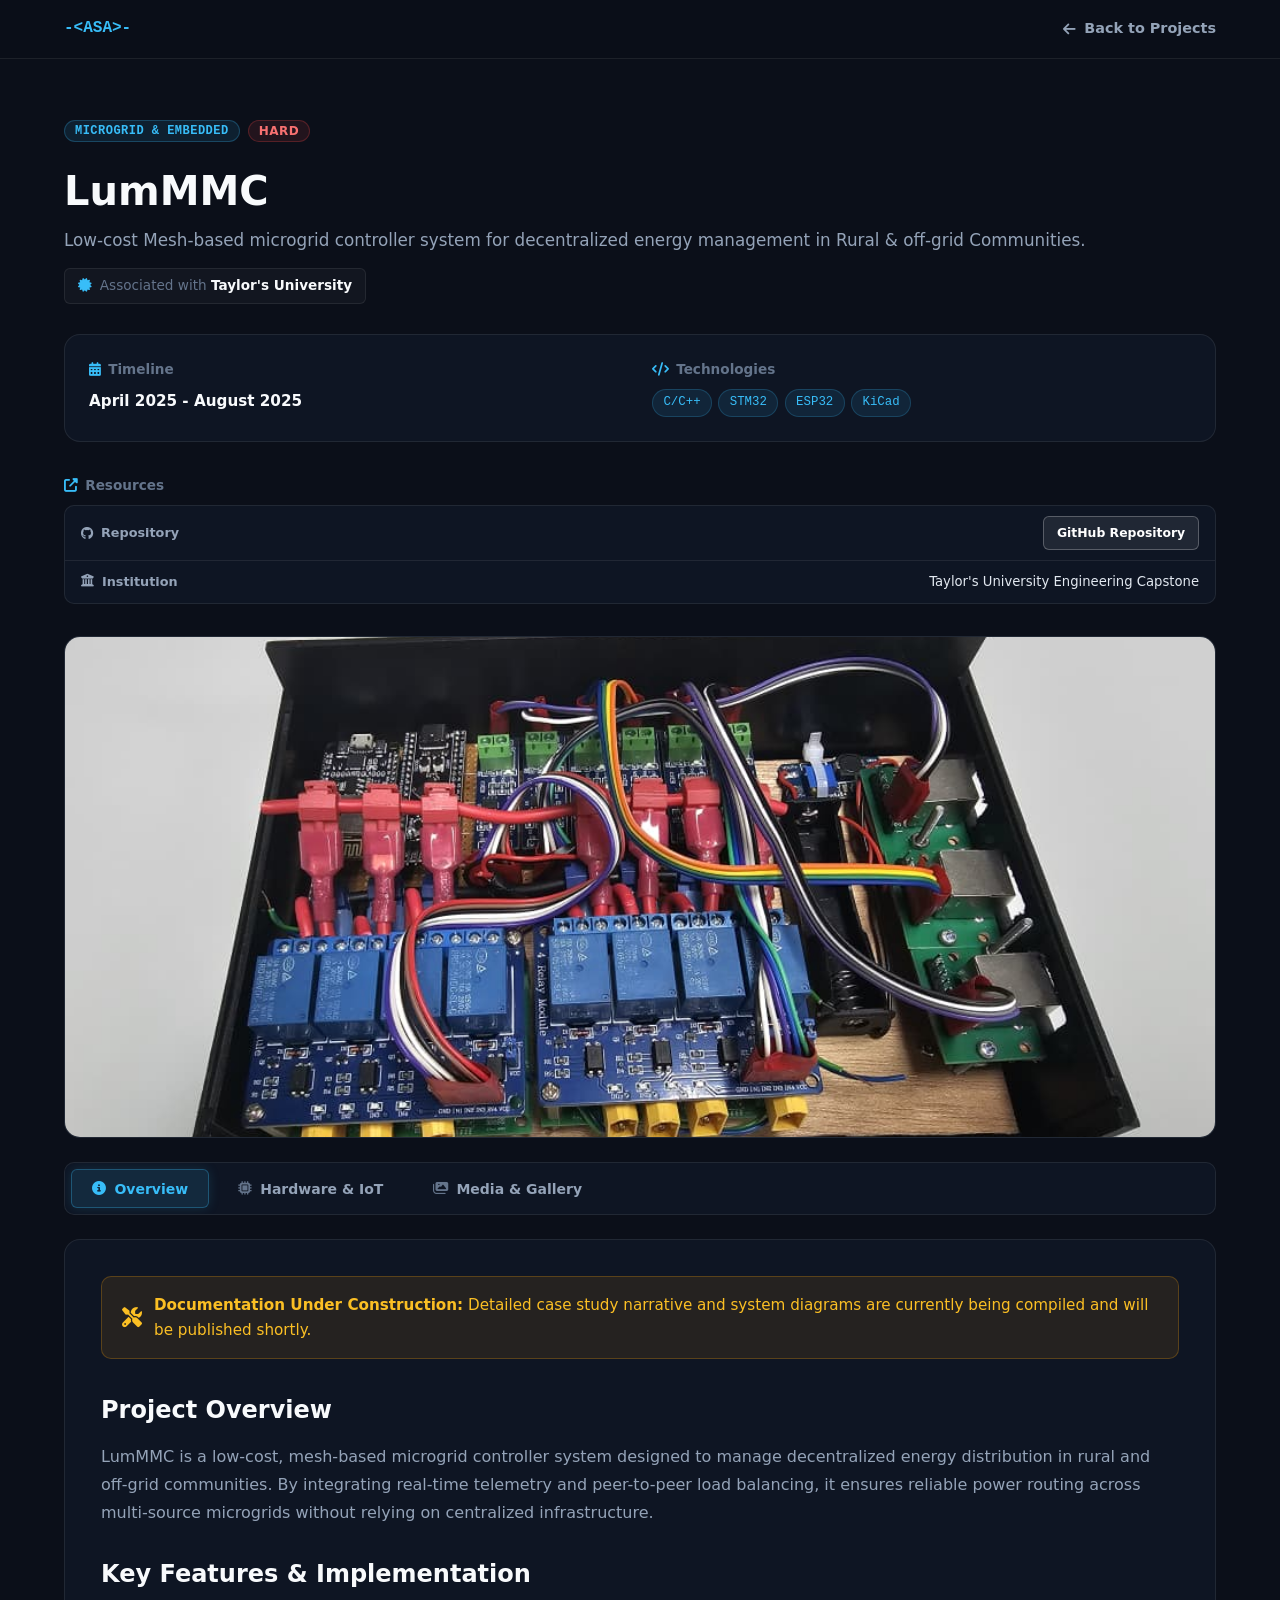
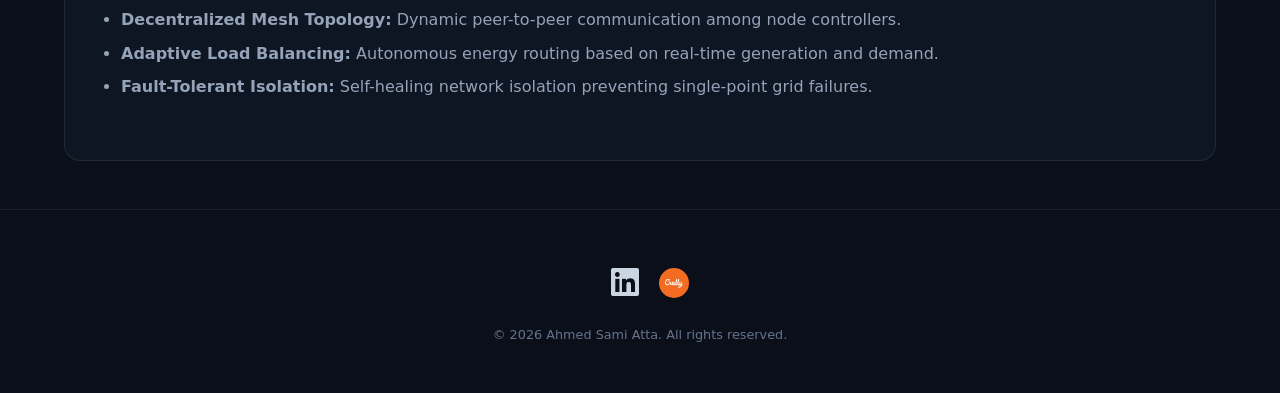
<file: projects/lummmc.html>
<!DOCTYPE html>
<html lang="en">
<head>
    <meta charset="UTF-8">
    <meta name="viewport" content="width=device-width, initial-scale=1.0">
    <title>LumMMC | Ahmed Sami Atta</title>
    <!-- Relative path back to main style.css -->
    <link rel="stylesheet" href="../style.css">
    <!-- Font Awesome Icons -->
    <link rel="stylesheet" href="https://cdnjs.cloudflare.com/ajax/libs/font-awesome/6.4.0/css/all.min.css">
    <!-- Favicon -->
    <link rel="icon" type="image/png" href="../images/favicon.png">
</head>
<body class="project-page-body">

    <!-- Header Navigation -->
    <header class="header">
        <div class="container nav-container">
            <a href="#home" class="brand-logo">
                <span class="logo-code">-&lt;ASA&gt;-</span>
            </a>
            <a href="../index.html#projects" class="back-link">
                <i class="fas fa-arrow-left"></i> Back to Projects
            </a>
        </div>
    </header>

    <!-- Main Project Content -->
    <main class="project-detail-section section">
        <div class="container">
            
            <!-- Project Header Block -->
            <div class="project-header-block">
                <div class="project-badge-wrapper">
                    <span class="project-category-badge">Microgrid & Embedded</span>
                    <span class="project-difficulty-badge hard">Hard</span>
                </div>
                <h1 class="project-detail-title">LumMMC</h1>
                <p class="project-detail-subtitle">
                    Low-cost Mesh-based microgrid controller system for decentralized energy management in Rural & off-grid Communities.
                </p>

                <!-- Association Badge -->
                <div class="project-association">
                    <i class="fas fa-certificate cert-icon"></i>
                    <span class="association-text">Associated with <strong>Taylor's University</strong></span>
                </div>

                <!-- Meta Details Strip -->
                <div class="project-meta-grid">
                    <div class="meta-item">
                        <span class="meta-label"><i class="fas fa-calendar-alt"></i> Timeline</span>
                        <span class="meta-value">April 2025 - August 2025</span>
                    </div>
                    <div class="meta-item">
                        <span class="meta-label"><i class="fas fa-code"></i> Technologies</span>
                        <div class="project-tags">
                            <span>C/C++</span>
                            <span>STM32</span>
                            <span>ESP32</span>
                            <span>KiCad</span>
                        </div>
                    </div>
                </div>

                <!-- Standalone Resources Block -->
                <div class="project-resources-block">
                    <span class="meta-label"><i class="fas fa-external-link-alt"></i> Resources</span>
                    <div class="resources-standalone-table">
                        <div class="resource-row">
                            <span class="resource-type"><i class="fab fa-github"></i> Repository</span>
                            <a href="https://github.com/YOUR_USERNAME/YOUR_REPO" target="_blank" rel="noopener noreferrer" class="meta-github-btn">
                                GitHub Repository
                            </a>
                        </div>
                        <div class="resource-row">
                            <span class="resource-type"><i class="fas fa-university"></i> Institution</span>
                            <span class="resource-desc">Taylor's University Engineering Capstone</span>
                        </div>
                    </div>
                </div>
            </div>

            <!-- Hero Banner Image -->
            <div class="project-banner-wrapper">
                <img src="../images/lummmc.jpeg" alt="LumMMC Banner Image">
            </div>

            <!-- Tab Navigation Bar -->
            <div class="project-tabs-container">
                <div class="project-tabs-nav">
                    <button type="button" class="tab-btn active" data-tab="tab-overview">
                        <i class="fas fa-info-circle"></i> Overview
                    </button>
                    <button type="button" class="tab-btn" data-tab="tab-hardware">
                        <i class="fas fa-microchip"></i> Hardware & IoT
                    </button>
                    <button type="button" class="tab-btn" data-tab="tab-media">
                        <i class="fas fa-images"></i> Media & Gallery
                    </button>
                </div>
            </div>

            <!-- Deep Dive Content Grid -->
            <div class="project-content-grid">
                
                <!-- Main Body Column -->
                <div class="project-main-text">
                    
                    <!-- Under Construction Banner -->
                    <div style="background: rgba(245, 158, 11, 0.1); border: 1px solid rgba(245, 158, 11, 0.25); color: #fbbf24; padding: 1rem 1.25rem; border-radius: 10px; margin-bottom: 2rem; display: flex; align-items: center; gap: 0.75rem; font-size: 0.95rem;">
                        <i class="fas fa-tools" style="font-size: 1.25rem;"></i>
                        <span><strong>Documentation Under Construction:</strong> Detailed case study narrative and system diagrams are currently being compiled and will be published shortly.</span>
                    </div>

                    <!-- TAB 1: OVERVIEW -->
                    <div id="tab-overview" class="tab-pane active">
                        <h2>Project Overview</h2>
                        <p>LumMMC is a low-cost, mesh-based microgrid controller system designed to manage decentralized energy distribution in rural and off-grid communities. By integrating real-time telemetry and peer-to-peer load balancing, it ensures reliable power routing across multi-source microgrids without relying on centralized infrastructure.</p>
                        
                        <h2>Key Features & Implementation</h2>
                        <ul>
                            <li><strong>Decentralized Mesh Topology:</strong> Dynamic peer-to-peer communication among node controllers.</li>
                            <li><strong>Adaptive Load Balancing:</strong> Autonomous energy routing based on real-time generation and demand.</li>
                            <li><strong>Fault-Tolerant Isolation:</strong> Self-healing network isolation preventing single-point grid failures.</li>
                        </ul>
                    </div>

                    <!-- TAB 2: HARDWARE & IOT -->
                    <div id="tab-hardware" class="tab-pane">
                        <h2>NexusGrid IoT Interface</h2>
                        <p>Real-time telemetry and system health diagnostics are transmitted via an integrated IoT framework, allowing monitoring of battery state-of-charge, power transfer rates, and fault detection across nodes.</p>
                    </div>

                    <!-- TAB 3: MEDIA GALLERY -->
                    <div id="tab-media" class="tab-pane">
                        <h2>Hardware & Media Gallery</h2>
                        <div class="project-gallery-grid">
                            <div class="gallery-item">
                                <a href="../images/lummmc1.jpeg" target="_blank" class="gallery-img-wrapper">
                                    <img src="../images/lummmc1.jpeg" alt="Hardware Setup 1">
                                </a>
                                <p class="gallery-caption">Figure 1. LumMMC Complete System Unexposed</p>
                            </div>

                            <div class="gallery-item">
                                <a href="../images/lummmc2.jpeg" target="_blank" class="gallery-img-wrapper">
                                    <img src="../images/lummmc2.jpeg" alt="Hardware Setup 2">
                                </a>
                                <p class="gallery-caption">Figure 2. Personal picture with the whole system and poster</p>
                            </div>
                        </div>
                    </div>

                </div>

            </div>
        </div>
    </main>

    <!-- Footer -->
    <footer class="site-footer">
        <div class="container">
            <div class="footer-flex">
                <div class="footer-contacts">
                </div>
                <div class="footer-socials">
                    <a href="https://www.linkedin.com/in/ahmed-sami-atta/" target="_blank" aria-label="LinkedIn"><i class="fab fa-linkedin"></i></a>
                    <a href="https://www.credly.com/users/ahmed_sami_atta/badges/credly" target="_blank" rel="noopener noreferrer" class="social-icon-link" aria-label="Credly">
                        <img src="../images/credly.svg" alt="Credly" class="icon-img-footer" />
                    </a>
                </div>
            </div>
            <p class="copyright">&copy; 2026 Ahmed Sami Atta. All rights reserved.</p>
        </div>
    </footer>

</body>
</html>
</file>
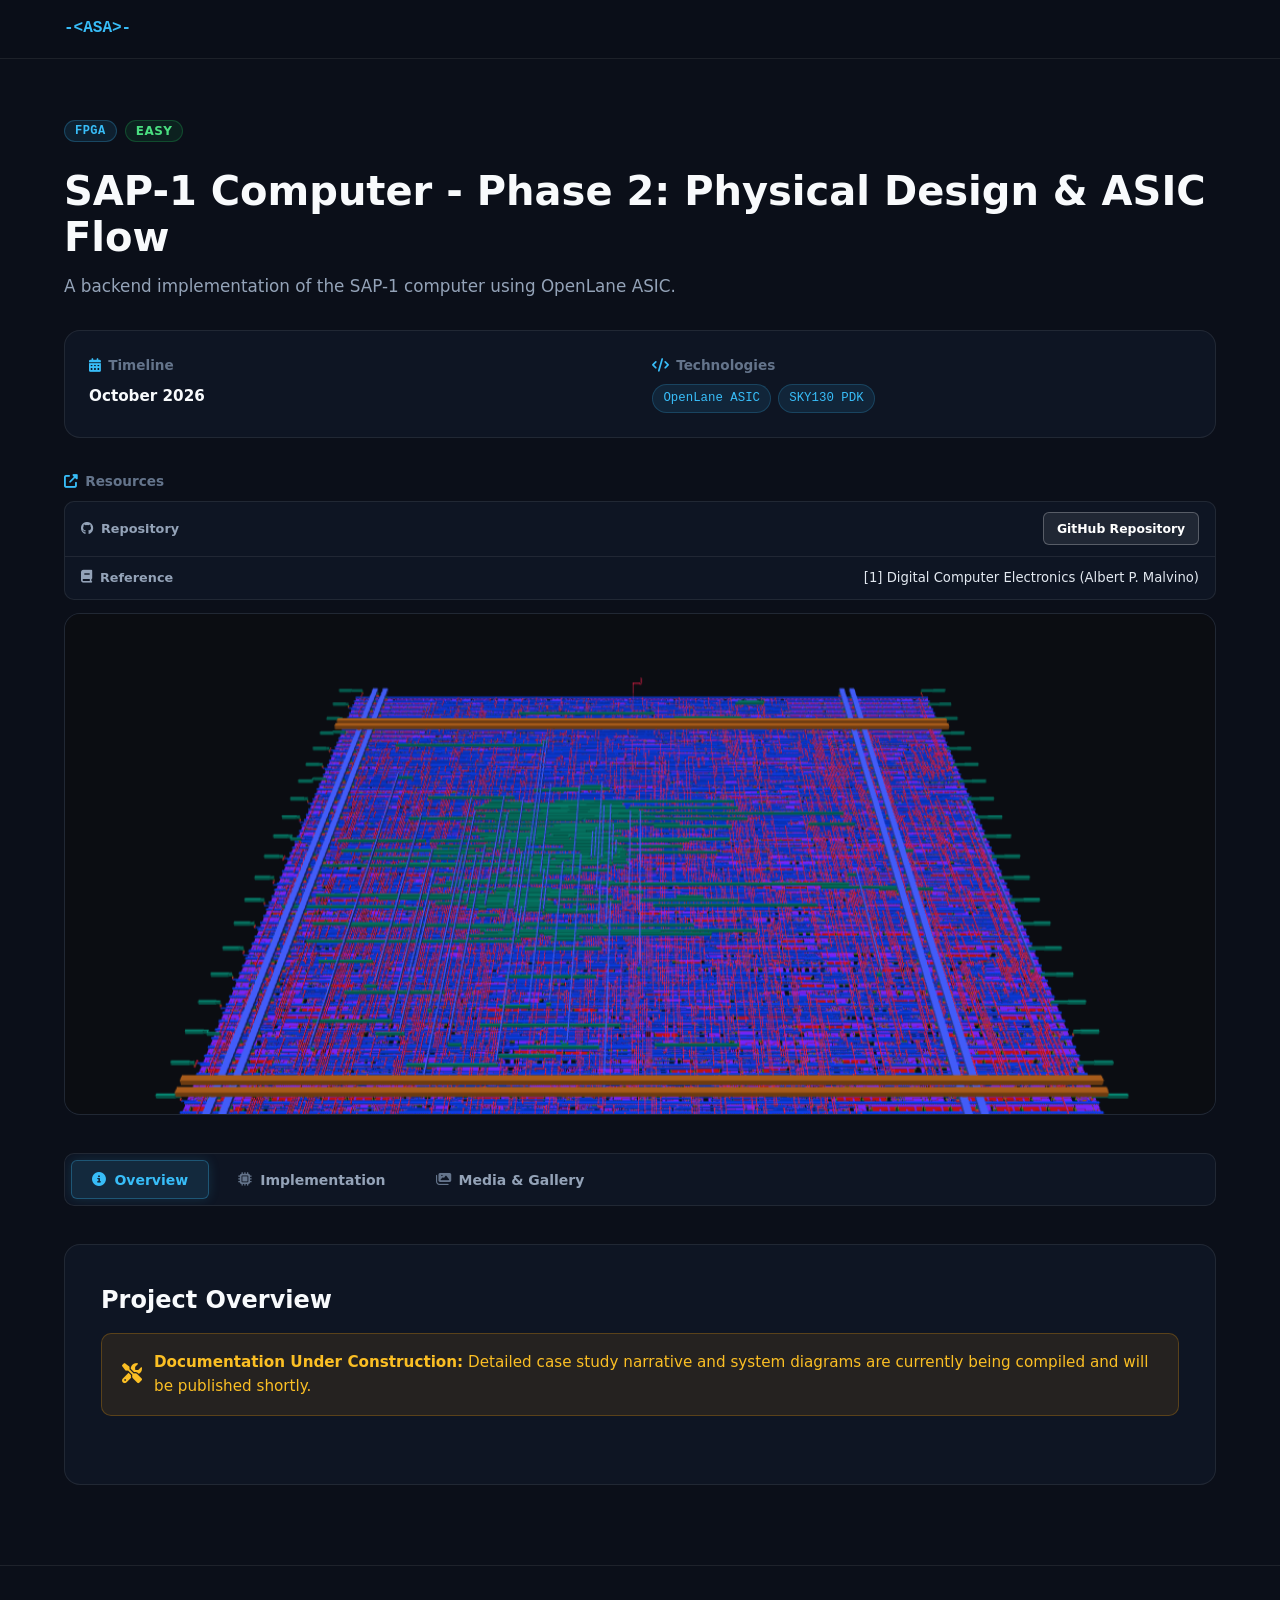
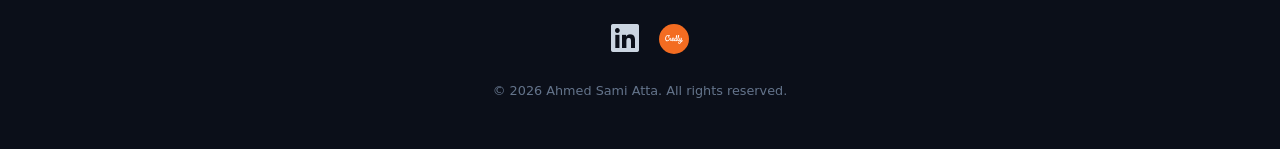
<file: projects/sap-1-asic.html>
<!DOCTYPE html>
<html lang="en">
<head>
    <meta charset="UTF-8">
    <meta name="viewport" content="width=device-width, initial-scale=1.0">
    <title>SAP-1 Computer | Ahmed Sami Atta</title>
    <!-- Relative path back to main style.css -->
    <link rel="stylesheet" href="../style.css">
    <!-- Font Awesome Icons -->
    <link rel="stylesheet" href="https://cdnjs.cloudflare.com/ajax/libs/font-awesome/6.4.0/css/all.min.css">
    <!-- Favicon -->
    <link rel="icon" type="image/png" href="../images/favicon.png">
</head>
<body class="project-page-body">

    <!-- Header Navigation -->
    <header class="header">
        <div class="nav-container">
            <a href="#home" class="brand-logo">
                <span class="logo-code">-&lt;ASA&gt;-</span>
            </a>
        </div>
    </header>

    <!-- Main Project Content -->
    <main class="project-detail-section section">
        <div class="container">
            
            <!-- Project Header Block -->
            <div class="project-header-block">
                <div class="project-badge-wrapper">
                    <span class="project-category-badge">FPGA</span>
                    <span class="project-difficulty-badge easy">Easy</span>
                </div>
                <h1 class="project-detail-title">SAP-1 Computer - Phase 2: Physical Design & ASIC Flow</h1>
                <p class="project-detail-subtitle">
                    A backend implementation of the SAP-1 computer using OpenLane ASIC.
                </p>

                <!-- Meta Details Strip -->
                <div class="project-meta-grid">
                    <div class="meta-item">
                        <span class="meta-label"><i class="fas fa-calendar-alt"></i> Timeline</span>
                        <span class="meta-value">October 2026</span>
                    </div>
                    <div class="meta-item">
                        <span class="meta-label"><i class="fas fa-code"></i> Technologies</span>
                        <div class="project-tags">
                            <span class="tech-tag">OpenLane ASIC</span>
                            <span class="tech-tag">SKY130 PDK</span> 
                        </div>
                    </div>
                </div>

                <!-- Standalone Resources Block -->
                <div class="project-resources-block">
                    <span class="meta-label"><i class="fas fa-external-link-alt"></i> Resources</span>
                    <div class="resources-standalone-table">
                        <div class="resource-row">
                            <span class="resource-type"><i class="fab fa-github"></i> Repository</span>
                            <a href="https://github.com/AhmedSamiAtta/my_sap1_core" target="_blank" rel="noopener noreferrer" class="meta-github-btn">
                                GitHub Repository
                            </a>
                        </div>
                        <div class="resource-row">
                            <span class="resource-type"><i class="fas fa-book"></i> Reference</span>
                            <span class="resource-desc">[1] Digital Computer Electronics (Albert P. Malvino)</span>
                        </div>
                    </div>
                </div>

            <!-- Hero Banner Image -->
            <div class="project-banner-wrapper">
                <img src="../images/sap-1-asic-3d.png" alt="SAP-1 Banner Image">
            </div>

            <!-- Tab Navigation Bar -->
            <div class="project-tabs-container">
                <div class="project-tabs-nav">
                    <button type="button" class="tab-btn active" data-tab="tab-overview">
                        <i class="fas fa-info-circle"></i> Overview
                    </button>
                    <button type="button" class="tab-btn" data-tab="tab-architecture">
                        <i class="fas fa-microchip"></i> Implementation
                    </button>
                    <button type="button" class="tab-btn" data-tab="tab-media">
                        <i class="fas fa-images"></i> Media & Gallery
                    </button>
                </div>
            </div>

            <!-- Deep Dive Content Grid -->
            <div class="project-content-grid">
                
                <!-- Main Body Column -->
                <div class="project-main-text">

                    <!-- TAB 1: OVERVIEW -->
                    <div id="tab-overview" class="tab-pane active">
                        <h2>Project Overview</h2>
                        <!-- Under Construction Banner -->
                        <div style="background: rgba(245, 158, 11, 0.1); border: 1px solid rgba(245, 158, 11, 0.25); color: #fbbf24; padding: 1rem 1.25rem; border-radius: 10px; margin-bottom: 2rem; display: flex; align-items: center; gap: 0.75rem; font-size: 0.95rem;">
                            <i class="fas fa-tools" style="font-size: 1.25rem;"></i>
                            <span><strong>Documentation Under Construction:</strong> Detailed case study narrative and system diagrams are currently being compiled and will be published shortly.</span>
                        </div>
                    </div>

                    <!-- TAB 2: ARCHITECTURE & INSTRUCTIONS -->
                    <div id="tab-architecture" class="tab-pane">
                        <!-- Under Construction Banner -->
                        <div style="background: rgba(245, 158, 11, 0.1); border: 1px solid rgba(245, 158, 11, 0.25); color: #fbbf24; padding: 1rem 1.25rem; border-radius: 10px; margin-bottom: 2rem; display: flex; align-items: center; gap: 0.75rem; font-size: 0.95rem;">
                            <i class="fas fa-tools" style="font-size: 1.25rem;"></i>
                            <span><strong>Documentation Under Construction:</strong> Detailed case study narrative and system diagrams are currently being compiled and will be published shortly.</span>
                        </div>
                    </div>

                    <!-- TAB 4: MEDIA GALLERY -->
                    <div id="tab-media" class="tab-pane">
                        <h2>Hardware & Media Gallery</h2>
                        
                        <div class="project-gallery-grid">
                            <div class="gallery-item">
                                <a href="../images/sap-1-asic-3d.png" target="_blank" class="gallery-img-wrapper">
                                    <img src="../images/sap-1-asic-3d.png" alt="SAP 1 Architecture Overview">
                                </a>
                                <p class="gallery-caption">Figure 1. 3D overview of the SAP-1 ASIC</p>
                            </div>

                            <div class="gallery-item">
                                <a href="../images/sap-1-asic-2d.png" target="_blank" class="gallery-img-wrapper">
                                    <img src="../images/sap-1-asic-2d.png" alt="Deployment on DE10-Standard Board">
                                </a>
                                <p class="gallery-caption">Figure 2. 2D overview of the SAP-1 ASIC</p>
                            </div>
                        </div>

                        </div>
                    </div>

                </div>

            </div>

        </div>
    </main>

    <!-- Footer -->
    <footer class="site-footer">
        <div class="container">
            <div class="footer-flex">
                <div class="footer-contacts">
                </div>
                <div class="footer-socials">
                    <a href="https://www.linkedin.com/in/ahmed-sami-atta/" target="_blank" aria-label="LinkedIn"><i class="fab fa-linkedin"></i></a>
                    <a href="https://www.credly.com/users/ahmed_sami_atta/badges/credly" target="_blank" rel="noopener noreferrer" class="social-icon-link" aria-label="Credly">
                        <img src="../images/credly.svg" alt="Credly" class="icon-img-footer" />
                    </a>
                </div>
            </div>
            <p class="copyright">&copy; 2026 Ahmed Sami Atta. All rights reserved.</p>
        </div>
    </footer>

</body>
</html>
</file>
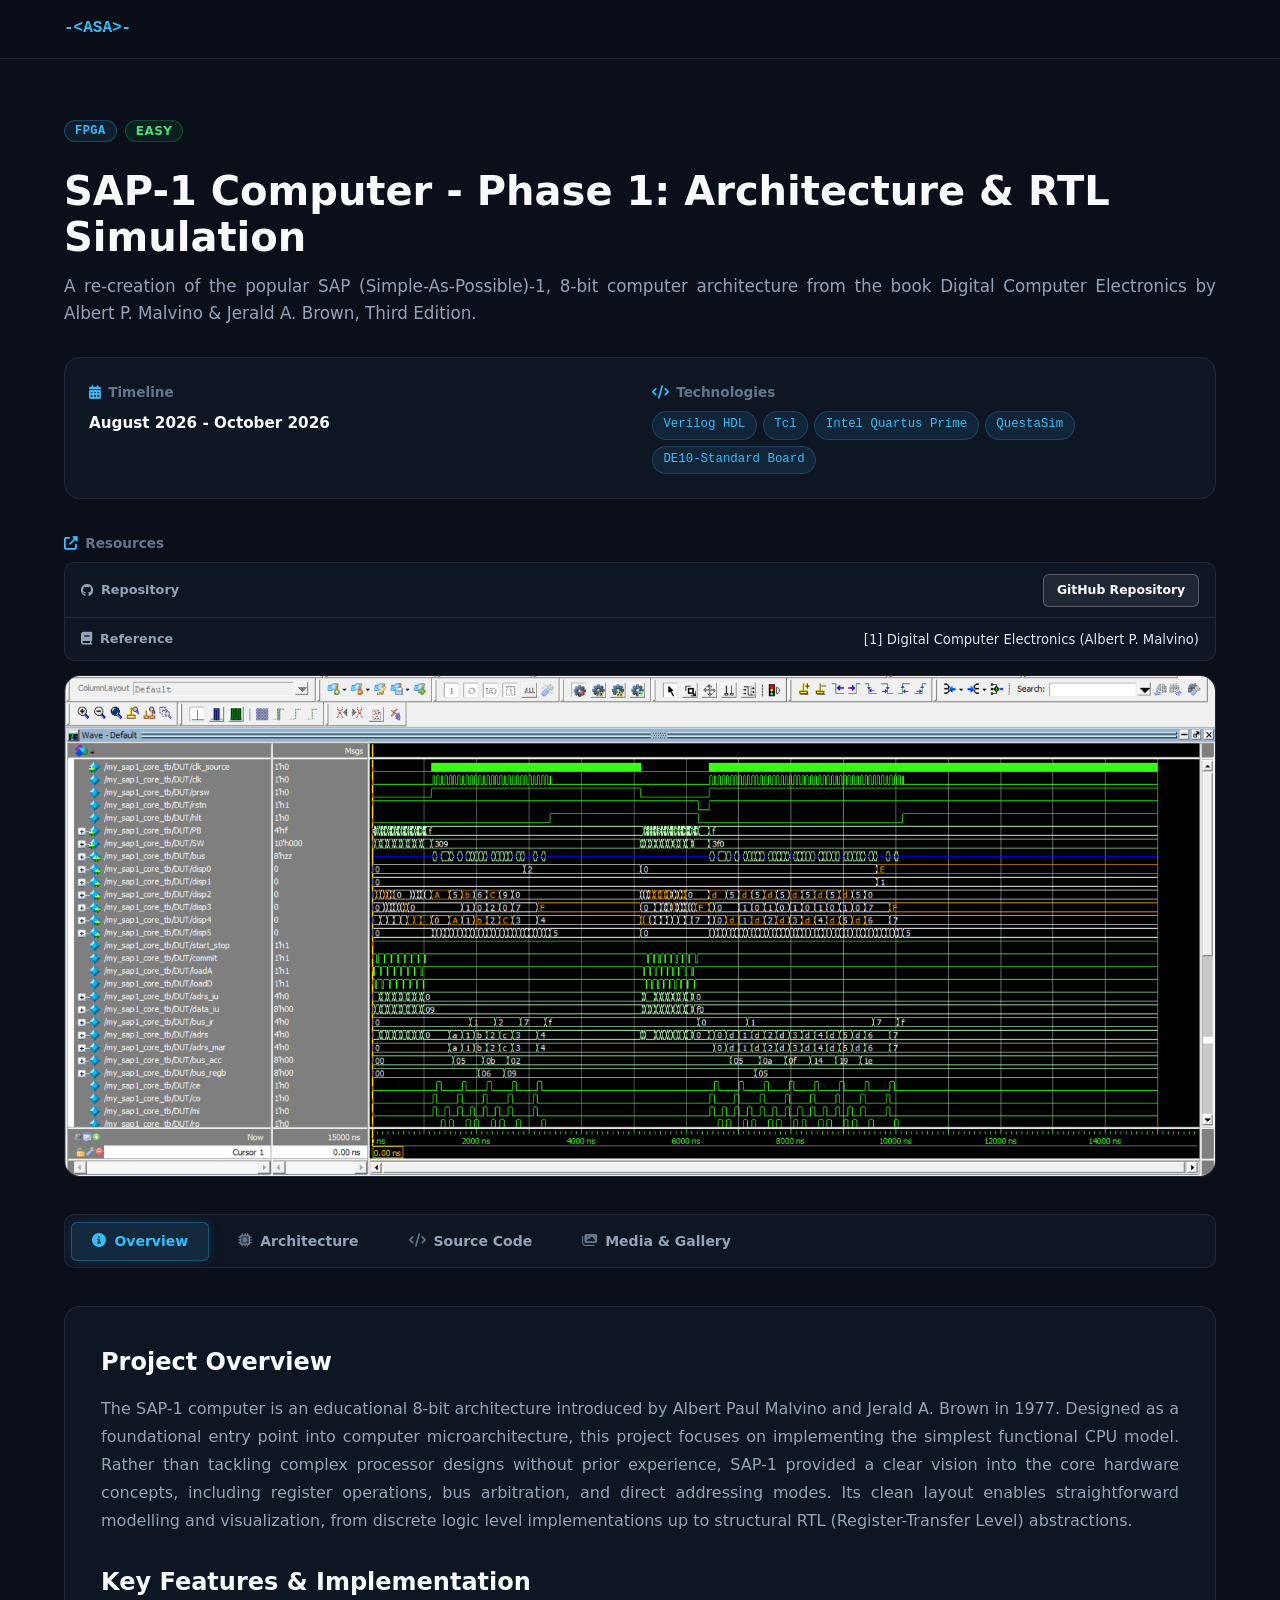
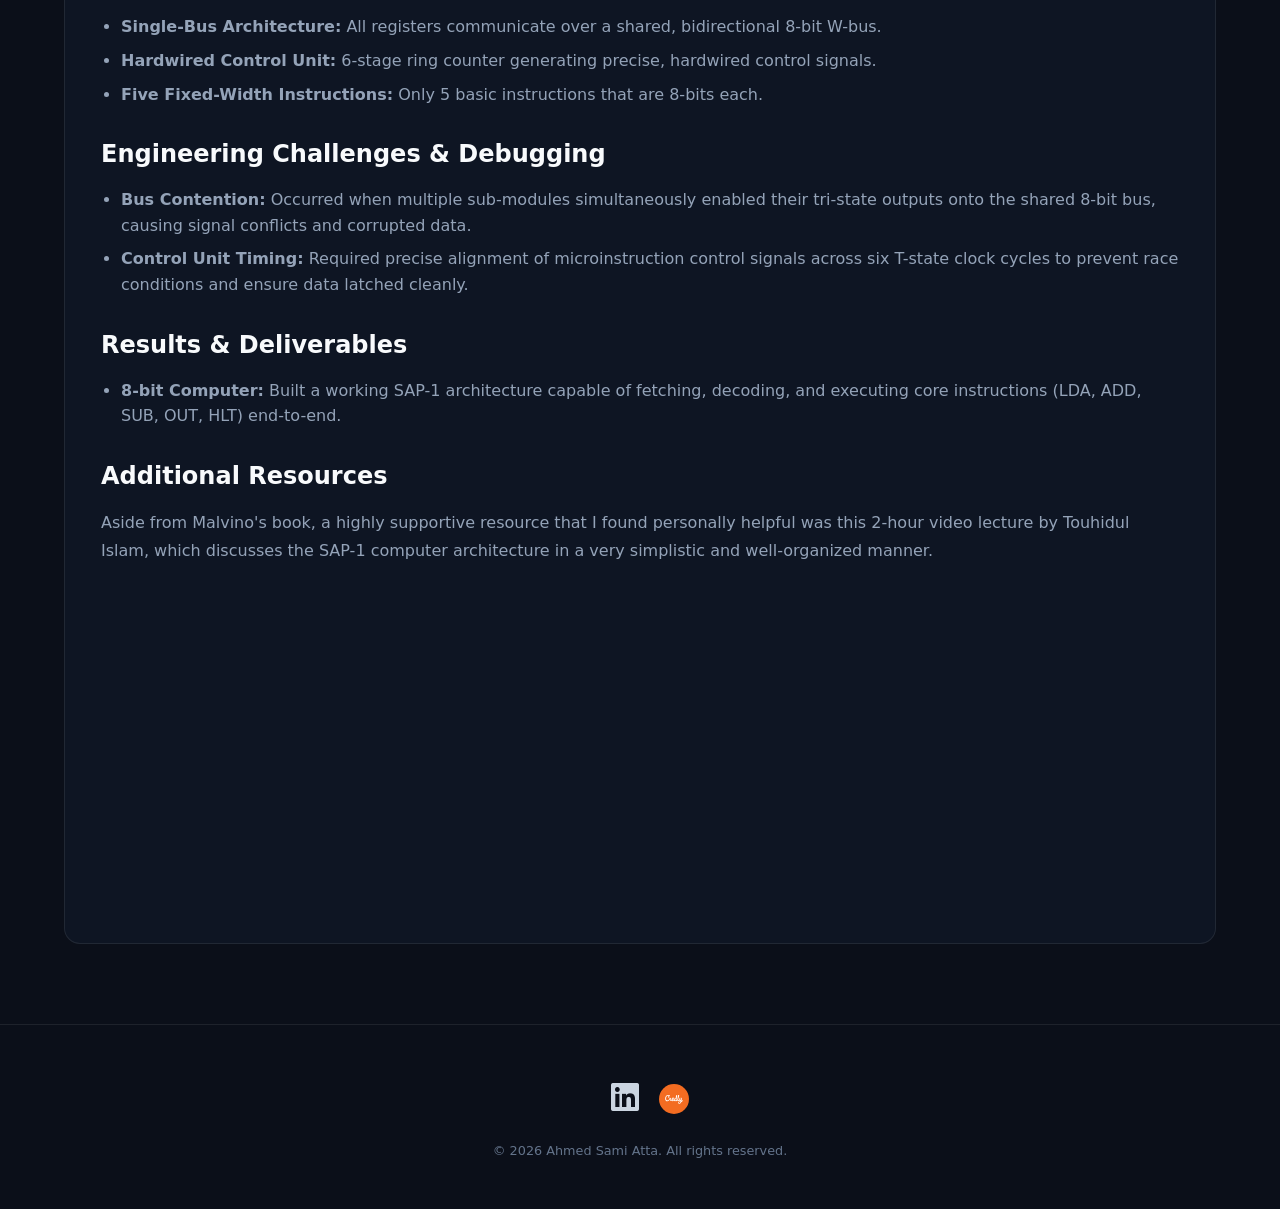
<file: projects/sap-1.html>
<!DOCTYPE html>
<html lang="en">
<head>
    <meta charset="UTF-8">
    <meta name="viewport" content="width=device-width, initial-scale=1.0">
    <title>SAP-1 Computer | Ahmed Sami Atta</title>
    <!-- Relative path back to main style.css -->
    <link rel="stylesheet" href="../style.css">
    <!-- Font Awesome Icons -->
    <link rel="stylesheet" href="https://cdnjs.cloudflare.com/ajax/libs/font-awesome/6.4.0/css/all.min.css">
    <!-- Favicon -->
    <link rel="icon" type="image/png" href="../images/favicon.png">
</head>
<body class="project-page-body">

    <!-- Header Navigation -->
    <header class="header">
        <div class="nav-container">
            <a href="#home" class="brand-logo">
                <span class="logo-code">-&lt;ASA&gt;-</span>
            </a>
        </div>
    </header>

    <!-- Main Project Content -->
    <main class="project-detail-section section">
        <div class="container">
            
            <!-- Project Header Block -->
            <div class="project-header-block">
                <div class="project-badge-wrapper">
                    <span class="project-category-badge">FPGA</span>
                    <span class="project-difficulty-badge easy">Easy</span>
                </div>
                <h1 class="project-detail-title">SAP-1 Computer - Phase 1: Architecture & RTL Simulation</h1>
                <p class="project-detail-subtitle">
                    A re-creation of the popular SAP (Simple-As-Possible)-1, 8-bit computer architecture from the book Digital Computer Electronics by Albert P. Malvino & Jerald A. Brown, Third Edition.
                </p>

                <!-- Meta Details Strip -->
                <div class="project-meta-grid">
                    <div class="meta-item">
                        <span class="meta-label"><i class="fas fa-calendar-alt"></i> Timeline</span>
                        <span class="meta-value">August 2026 - October 2026</span>
                    </div>
                    <div class="meta-item">
                        <span class="meta-label"><i class="fas fa-code"></i> Technologies</span>
                        <div class="project-tags">
                            <span>Verilog HDL</span>
                            <span>Tcl</span>
                            <span>Intel Quartus Prime</span>
                            <span>QuestaSim</span>
                            <span>DE10-Standard Board</span>  
                        </div>
                    </div>
                </div>

                <!-- Standalone Resources Block -->
                <div class="project-resources-block">
                    <span class="meta-label"><i class="fas fa-external-link-alt"></i> Resources</span>
                    <div class="resources-standalone-table">
                        <div class="resource-row">
                            <span class="resource-type"><i class="fab fa-github"></i> Repository</span>
                            <a href="https://github.com/AhmedSamiAtta/my_sap1_core" target="_blank" rel="noopener noreferrer" class="meta-github-btn">
                                GitHub Repository
                            </a>
                        </div>
                        <div class="resource-row">
                            <span class="resource-type"><i class="fas fa-book"></i> Reference</span>
                            <span class="resource-desc">[1] Digital Computer Electronics (Albert P. Malvino)</span>
                        </div>
                    </div>
                </div>

            <!-- Hero Banner Image -->
            <div class="project-banner-wrapper">
                <img src="../images/my_sap1_computer.png" alt="SAP-1 Banner Image">
            </div>

            <!-- Tab Navigation Bar -->
            <div class="project-tabs-container">
                <div class="project-tabs-nav">
                    <button type="button" class="tab-btn active" data-tab="tab-overview">
                        <i class="fas fa-info-circle"></i> Overview
                    </button>
                    <button type="button" class="tab-btn" data-tab="tab-architecture">
                        <i class="fas fa-microchip"></i> Architecture
                    </button>
                    <button type="button" class="tab-btn" data-tab="tab-source-code">
                        <i class="fas fa-code"></i> Source Code
                    </button>
                    <button type="button" class="tab-btn" data-tab="tab-media">
                        <i class="fas fa-images"></i> Media & Gallery
                    </button>
                </div>
            </div>

            <!-- Deep Dive Content Grid -->
            <div class="project-content-grid">
                
                <!-- Main Body Column -->
                <div class="project-main-text">

                    <!-- TAB 1: OVERVIEW -->
                    <div id="tab-overview" class="tab-pane active">
                        <h2>Project Overview</h2>
                        <p class="project-overview">
                            The SAP-1 computer is an educational 8-bit architecture introduced by
                            Albert Paul Malvino and Jerald A. Brown in 1977.
                            Designed as a foundational entry point into computer microarchitecture,
                            this project focuses on implementing the simplest functional CPU model.
                            Rather than tackling complex processor designs without prior experience,
                            SAP-1 provided a clear vision into the core hardware concepts, including
                            register operations, bus arbitration, and direct addressing modes. Its clean
                            layout enables straightforward modelling and visualization, from discrete logic
                            level implementations up to structural RTL (Register-Transfer Level) abstractions.
                        </p>

                        <h2>Key Features & Implementation</h2>
                        <ul>
                            <li><strong>Single-Bus Architecture:</strong> All registers communicate over a shared, bidirectional 8-bit W-bus.</li>
                            <li><strong>Hardwired Control Unit:</strong> 6-stage ring counter generating precise, hardwired control signals.</li>
                            <li><strong>Five Fixed-Width Instructions:</strong> Only 5 basic instructions that are 8-bits each.</li>
                        </ul>

                        <h2>Engineering Challenges & Debugging</h2>
                        <ul>
                            <li><strong>Bus Contention:</strong> Occurred when multiple sub-modules simultaneously enabled their tri-state outputs onto the shared 8-bit bus, causing signal conflicts and corrupted data.</li>
                            <li><strong>Control Unit Timing:</strong> Required precise alignment of microinstruction control signals across six T-state clock cycles to prevent race conditions and ensure data latched cleanly.</li>
                        </ul>

                        <h2>Results & Deliverables</h2>
                        <ul>
                            <li><strong>8-bit Computer:</strong> Built a working SAP-1 architecture capable of fetching, decoding, and executing core instructions (LDA, ADD, SUB, OUT, HLT) end-to-end.</li>
                        </ul>

                        <h2>Additional Resources</h2>
                        <p>Aside from Malvino's book, a highly supportive resource that I found personally helpful was this 2-hour video lecture by Touhidul Islam, which discusses the SAP-1 computer architecture in a very simplistic and well-organized manner.</p>
                        <iframe 
                            width="560" 
                            height="315" 
                            src="https://www.youtube-nocookie.com/embed/kjdq1_l7cKw" 
                            title="YouTube video player" 
                            frameborder="0" 
                            allow="accelerometer; autoplay; clipboard-write; encrypted-media; gyroscope; picture-in-picture; web-share" 
                            allowfullscreen>
                        </iframe>
                    </div>

                    <!-- TAB 2: ARCHITECTURE & INSTRUCTIONS -->
                    <div id="tab-architecture" class="tab-pane">
                        <h2>System Architecture Description</h2>
                        <ul>
                            <li><strong>Program Counter (PC):</strong> 4-bit counter holding memory addresses (0000 to 1111).</li>
                            <li><strong>Memory Address Register (MAR):</strong> 4-bit register latching address lines for RAM indexing.</li>
                            <li><strong>Memory (RAM):</strong> 16 locations composed of 8-bits each.</li>
                            <li><strong>Instruction Register (IR):</strong> 8-bit register split into 4-bit opcode and 4-bit operand.</li>
                            <li><strong>Arithmetic & Logic Unit (ALU):</strong> 8-bit two's complement adder/subtractor.</li>
                            <li><strong>Controller-Sequencer:</strong> Hardwired unit outputting a 12-bit control word across 6 T-states per cycle.</li>
                        </ul>

                        <h2>Instructions and Their Description</h2>
                        <div class="table-responsive-wrapper">
                            <table class="instruction-table">
                                <thead>
                                    <tr>
                                        <th>Mnemonic</th>
                                        <th>Opcode (Binary)</th>
                                        <th>Opcode (Hexadecimal)</th>
                                        <th>Function</th>
                                        <th>Description</th>
                                    </tr>
                                </thead>
                                <tbody>
                                    <tr>
                                        <td><code>LDA</code></td>
                                        <td><code>0000</code></td>
                                        <td><code>0</code></td>
                                        <td>Load Accumulator</td>
                                        <td>Loads data from a RAM address into the Accumulator.</td>
                                    </tr>
                                    <tr>
                                        <td><code>ADD</code></td>
                                        <td><code>0001</code></td>
                                        <td><code>1</code></td>
                                        <td>Add to Accumulator</td>
                                        <td>Adds content of specified RAM address to Accumulator.</td>
                                    </tr>
                                    <tr>
                                        <td><code>SUB</code></td>
                                        <td><code>0010</code></td>
                                        <td><code>2</code></td>
                                        <td>Subtract from Accumulator</td>
                                        <td>Subtracts content of RAM address from Accumulator.</td>
                                    </tr>
                                    <tr>
                                        <td><code>OUT</code></td>
                                        <td><code>0111</code></td>
                                        <td><code>7</code></td>
                                        <td>Output Register</td>
                                        <td>Transfers accumulator contents to the output display.</td>
                                    </tr>
                                    <tr>
                                        <td><code>HLT</code></td>
                                        <td><code>1111</code></td>
                                        <td><code>F</code></td>
                                        <td>Halt</td>
                                        <td>Stops the computer clock/execution cycle.</td>
                                    </tr>
                                </tbody>
                            </table>
                        </div>
                    </div>

                    <!-- TAB 3: SOURCE CODE -->
                    <div id="tab-source-code" class="tab-pane">
                        <h2>Verilog HDL Source Code</h2>
                        
                        <h3>SAP-1 Core</h3>
                        <div class="code-preview-wrapper">
                            <div class="code-container">
                                <div class="code-header">
                                    <span class="code-lang">my_sap1_core.v</span>
                                </div>
<pre class="language-verilog"><code class="language-verilog">/*
   File: my_sap1_core.v
   Module: My SAP-1 Core
*/

module my_sap1_core (
   input  wire       clk_source,
   input  wire [3:0] PB,
   input  wire [9:0] SW,
   inout  wire [7:0] bus,
   output wire [6:0] disp0,				
   output wire [6:0] disp1,
   output wire [6:0] disp2,
   output wire [6:0] disp3,
   output wire [6:0] disp4,
   output wire [6:0] disp5
);

   wire       start_stop;
   wire       rstn;
   wire       hlt;
   wire       commit;
   wire       loadA;
   wire       loadD;
   wire [3:0] adrs_iu;
   wire [7:0] data_iu;
   wire       prsw;
   wire       clk;
   wire [3:0] bus_ir;
   wire [3:0] adrs;							
   wire [3:0] adrs_mar;
   wire [7:0] bus_acc;
   wire [7:0] bus_regb;
	
   wire ce, co, mi, ro, ii, io, ai, ao, eo, su, bi, oi;

   assign start_stop = (~SW[9]) ? PB[0] : 1'b1;
   assign rstn       = (SW[9])  ? PB[0] : 1'b1;

   assign commit     = PB[2];
   assign loadA      = (~SW[9]) ? PB[3] : 1'b1;
   assign loadD      = (SW[9])  ? PB[3] : 1'b1;

   assign adrs_iu    = (~SW[9]) ? SW[3:0] : 4'b0000;
   assign data_iu    = (SW[9])  ? SW[7:0] : 8'b00000000;

   assign prsw       = SW[8];

   // 0. Clock Divider
   clock clock_inst (
      .clk_source(clk_source),
      .prsw(prsw),
      .rstn(rstn),
      .hlt(hlt),
      .clk(clk)
   );
	
   // 1. PC (Program Counter)
   pc pc_inst (
      .bus(bus),
      .clk(clk),
      .rstn(rstn),
      .ce(ce),
      .co(co)
   );

   // 2. MAR (Memory Address Register)
   mar mar_inst (
      .bus(bus),
      .clk(clk),
      .mi(mi),
      .adrs_mar(adrs_mar)
   );
 
   // 3. IU (Input Unit)
   iu iu_inst (
      .adrs_iu(adrs_iu),
      .data_iu(data_iu)
   );

   // 4. AS (Address Selector)
   as as_inst (
      .prsw(prsw),
      .adrs_mar(adrs_mar),
      .adrs_iu(adrs_iu),
      .adrs(adrs)
   );

   // 5. RAM (Random Access Memory)
   memory memory_inst (
      .bus(bus),
      .SW(SW),
      .loadA(loadA),
      .loadD(loadD),
      .commit(commit),
      .adrs(adrs),     
      .adrs_iu(adrs_iu), 
      .data_iu(data_iu),
      .disp2(disp2),
      .disp3(disp3),
      .disp4(disp4),
      .ro(ro)
    );

    // 6. Accumulator
    accumulator accumulator_inst (
      .bus(bus),
      .bus_acc(bus_acc),
      .clk(clk),
      .ai(ai),
      .ao(ao)
    );

    // 7. B Register
    b_reg b_reg_inst (
      .bus(bus),
      .bus_regb(bus_regb),
      .clk(clk),
      .bi(bi)
    );

    // 8. ALU (Arithmetic and Logic Unit)
    alu alu_inst (
      .bus(bus),
      .bus_acc(bus_acc),
      .bus_regb(bus_regb),
      .su(su),
      .eo(eo)
    );
	  
    // 9. Output Unit & Register
    out out_inst (
      .bus(bus),
      .clk(clk),
      .rstn(rstn),
      .prsw(prsw),
      .disp0(disp0),
      .disp1(disp1),
      .oi(oi)
    );

    // 10. IR (Instruction Register)
    ir ir_inst (
      .bus(bus),
      .bus_ir(bus_ir),
      .clk(clk),
      .rstn(rstn),
      .ii(ii),
      .io(io)
    );

    // 11. Control Unit
    cu cu_inst (
      .clk(clk),
      .rstn(rstn),
      .hlt(hlt),
      .prsw(prsw),
      .opcode(bus_ir),
      .disp5(disp5),
      .ce(ce),
      .co(co),
      .mi(mi),
      .ro(ro),
      .ii(ii),
      .io(io),
      .ai(ai),
      .ao(ao),
      .eo(eo),
      .su(su),
      .bi(bi),
      .oi(oi)
    );

endmodule</code></pre>
                                <div class="code-fade-overlay"></div>
                                <button type="button" class="expand-code-btn" onclick="this.closest('.code-preview-wrapper').classList.toggle('expanded')">
                                    <span class="btn-text-expand">View Full Source Code</span>
                                    <span class="btn-text-collapse">Collapse Source Code</span>
                                </button>
                            </div>
                        </div>

                        <h3>Clock Divider Module</h3>
                        <div class="code-preview-wrapper">
                            <div class="code-container">
                                <div class="code-header">
                                    <span class="code-lang">clock.v</span>
                                </div>
<pre class="language-verilog"><code class="language-verilog">/*
	File: clock.v
	Unit #0
	Module: Clock Divider
*/

module clock #(
	parameter COUNT_MAX = 25_000_000 - 1
)(
    input  wire clk_source,
	input  wire prsw,
	input  wire rstn,
	input  wire hlt,
	output reg  clk
);

    reg [25:0] clk_50MHz;
        
    initial begin
        clk_50MHz = 26'd0;
        clk = 1'b0;
    end
	
    always@(posedge clk_source or negedge rstn) begin
        if (!rstn) begin
                clk_50MHz <= 26'd0;
                clk <= 1'b0;
        end else if (hlt) begin
                clk_50MHz <= 26'd0;
                clk <= 1'b0;
        end else if (prsw) begin
            if (clk_50MHz >= COUNT_MAX) begin
                    clk_50MHz <= 26'd0;
                    clk       <= ~clk;
            end else begin
                    clk_50MHz <= clk_50MHz + 1'b1;
            end
        end
    end

endmodule</code></pre>
                                <div class="code-fade-overlay"></div>
                                <button type="button" class="expand-code-btn" onclick="this.closest('.code-preview-wrapper').classList.toggle('expanded')">
                                    <span class="btn-text-expand">View Full Source Code</span>
                                    <span class="btn-text-collapse">Collapse Source Code</span>
                                </button>
                            </div>
                        </div>
                        <h3>Program Counter</h3>
                        <div class="code-preview-wrapper">
                            <div class="code-container">
                                <div class="code-header">
                                    <span class="code-lang">pc.v</span>
                                </div>
<pre class="language-verilog"><code class="language-verilog">/*
    File: pc.v
    Unit #1
    Module: Program Counter
*/

module pc (
    input  wire       clk,
    input  wire       rstn,
    input  wire       ce,
    input  wire       co,
    output wire [7:0] bus
);

    reg [3:0] count;

    initial begin
        count = 4'b0000;		
    end
	
	always@(posedge clk or negedge rstn) begin
		if (!rstn) begin
			count <= 4'b0000;
		end else if (ce) begin
			if (count == 4'b1111) begin
				count <= 4'b0000;
			end else if (count <= 4'b1111) begin
				count <= count + 4'b0001;
			end
		end
	end
	
	assign bus = (co) ? {4'b0000, count} : 8'bz;

endmodule</code></pre>
                                <div class="code-fade-overlay"></div>
                                <button type="button" class="expand-code-btn" onclick="this.closest('.code-preview-wrapper').classList.toggle('expanded')">
                                    <span class="btn-text-expand">View Full Source Code</span>
                                    <span class="btn-text-collapse">Collapse Source Code</span>
                                </button>
                            </div>
                        </div>
                        <h3>Memory Address Register (MAR)</h3>
                        <div class="code-preview-wrapper">
                            <div class="code-container">
                                <div class="code-header">
                                    <span class="code-lang">mar.v</span>
                                </div>
<pre class="language-verilog"><code class="language-verilog">/*
	File: mar.v
	Unit #2
	Module: Memory Address Register (MAR)
*/

module mar (
    input  wire [7:0] bus,
    input  wire       clk,
    input  wire       mi,
    output wire [3:0] adrs_mar
);
	reg [7:0] reg_mar;
	
	initial begin
		reg_mar = 4'b0000;
	end
	
	always@(posedge clk) begin
		if (mi) begin
			reg_mar <= bus;
		end
	end
	
	assign adrs_mar = reg_mar;

endmodule</code></pre>
                                <div class="code-fade-overlay"></div>
                                <button type="button" class="expand-code-btn" onclick="this.closest('.code-preview-wrapper').classList.toggle('expanded')">
                                    <span class="btn-text-expand">View Full Source Code</span>
                                    <span class="btn-text-collapse">Collapse Source Code</span>
                                </button>
                            </div>
                        </div>
                        <h3>Address Selector</h3>
                        <div class="code-preview-wrapper">
                            <div class="code-container">
                                <div class="code-header">
                                    <span class="code-lang">as.v</span>
                                </div>
<pre class="language-verilog"><code class="language-verilog">/*
    File: as.v
    Unit #4
    Module: Address Selector (AS)
*/

module as (
	input  wire       prsw,
	input  wire [3:0] adrs_mar,
	input  wire [3:0] adrs_iu,
	output wire [3:0] adrs
);

	assign adrs = (prsw) ? adrs_mar : adrs_iu;

endmodule</code></pre>
                                <div class="code-fade-overlay"></div>
                                <button type="button" class="expand-code-btn" onclick="this.closest('.code-preview-wrapper').classList.toggle('expanded')">
                                    <span class="btn-text-expand">View Full Source Code</span>
                                    <span class="btn-text-collapse">Collapse Source Code</span>
                                </button>
                            </div>
                        </div>
                        <h3>Random Access Memory (RAM)</h3>
                        <div class="code-preview-wrapper">
                            <div class="code-container">
                                <div class="code-header">
                                    <span class="code-lang">memory.v</span>
                                </div>
<pre class="language-verilog"><code class="language-verilog">/*
    File: memory.v
    Unit #5
    Module: Random Access Memory (RAM)
*/

module memory (
    input  wire [9:0] SW,
    input  wire       loadA,
    input  wire       loadD,
    input  wire       commit,
    input  wire       ro,
    input  wire [3:0] adrs,
    input  wire [3:0] adrs_iu,
    input  wire [7:0] data_iu,
    output wire [7:0] bus,
    output reg  [6:0] disp2,
    output reg  [6:0] disp3,
    output reg  [6:0] disp4
);

	reg [7:0] register [0:15];
	
	reg [3:0] tempadrs;
	reg [7:0] tempdata;
	
	integer i;
	
	initial begin
		 for (i = 0; i < 16; i = i + 1) begin
			  register[i] = 8'h00;
		 end
		 tempadrs = 4'b0000;
		 tempdata = 8'b0000_0000;
	end
	
	always@(negedge loadA) begin
		tempadrs[3:0] <= adrs_iu[3:0];
	end
	
	always@(negedge loadD) begin
		tempdata[7:0] <= data_iu[7:0];
	end
	
	always@(negedge commit) begin
		register[tempadrs[3:0]] <= tempdata[7:0];
	end
	
	assign bus = (ro) ? register[adrs] : 8'hz;
	
	always@(*) begin
		case (SW[8] ? register[adrs][3:0] : register[tempadrs][3:0])            
			4'b0000 : disp2 = 7'b1000000;   // 0
			4'b0001 : disp2 = 7'b1111001;   // 1
			4'b0010 : disp2 = 7'b0100100;   // 2
			4'b0011 : disp2 = 7'b0110000;   // 3
			4'b0100 : disp2 = 7'b0011001;   // 4
			4'b0101 : disp2 = 7'b0010010;   // 5
			4'b0110 : disp2 = 7'b0000010;   // 6
			4'b0111 : disp2 = 7'b1111000;   // 7
			4'b1000 : disp2 = 7'b0000000;   // 8
			4'b1001 : disp2 = 7'b0010000;   // 9
			4'b1010 : disp2 = 7'b0001000;   // A
			4'b1011 : disp2 = 7'b0000011;   // b
			4'b1100 : disp2 = 7'b1000110;   // C
			4'b1101 : disp2 = 7'b0100001;   // d
			4'b1110 : disp2 = 7'b0000110;   // E
			4'b1111 : disp2 = 7'b0001110;   // F
			default : disp2 = 7'b1111111;   // All off if an error occurs
		endcase
	end
	
	always@(*) begin
		case (SW[8] ? register[adrs][7:4] : register[tempadrs][7:4])           
			4'b0000 : disp3 = 7'b1000000;   // 0
			4'b0001 : disp3 = 7'b1111001;   // 1
			4'b0010 : disp3 = 7'b0100100;   // 2
			4'b0011 : disp3 = 7'b0110000;   // 3
			4'b0100 : disp3 = 7'b0011001;   // 4
			4'b0101 : disp3 = 7'b0010010;   // 5
			4'b0110 : disp3 = 7'b0000010;   // 6
			4'b0111 : disp3 = 7'b1111000;   // 7
			4'b1000 : disp3 = 7'b0000000;   // 8
			4'b1001 : disp3 = 7'b0010000;   // 9
			4'b1010 : disp3 = 7'b0001000;   // A
			4'b1011 : disp3 = 7'b0000011;   // b
			4'b1100 : disp3 = 7'b1000110;   // C
			4'b1101 : disp3 = 7'b0100001;   // d
			4'b1110 : disp3 = 7'b0000110;   // E
			4'b1111 : disp3 = 7'b0001110;   // F
			default : disp3 = 7'b1111111;   // All off if an error occurs
		endcase
	end
	
	always@(*) begin
		case (SW[8] ? adrs[3:0] : tempadrs[3:0])         
			4'b0000 : disp4 = 7'b1000000;   // 0
			4'b0001 : disp4 = 7'b1111001;   // 1
			4'b0010 : disp4 = 7'b0100100;   // 2
			4'b0011 : disp4 = 7'b0110000;   // 3
			4'b0100 : disp4 = 7'b0011001;   // 4
			4'b0101 : disp4 = 7'b0010010;   // 5
			4'b0110 : disp4 = 7'b0000010;   // 6
			4'b0111 : disp4 = 7'b1111000;   // 7
			4'b1000 : disp4 = 7'b0000000;   // 8
			4'b1001 : disp4 = 7'b0010000;   // 9
			4'b1010 : disp4 = 7'b0001000;   // A
			4'b1011 : disp4 = 7'b0000011;   // b
			4'b1100 : disp4 = 7'b1000110;   // C
			4'b1101 : disp4 = 7'b0100001;   // d
			4'b1110 : disp4 = 7 meb0000110;  // E
			4'b1111 : disp4 = 7'b0001110;   // F
			default : disp4 = 7'b1111111;   // All off if an error occurs
		endcase
	end

endmodule</code></pre>
                                <div class="code-fade-overlay"></div>
                                <button type="button" class="expand-code-btn" onclick="this.closest('.code-preview-wrapper').classList.toggle('expanded')">
                                    <span class="btn-text-expand">View Full Source Code</span>
                                    <span class="btn-text-collapse">Collapse Source Code</span>
                                </button>
                            </div>
                        </div>
                        <h3>Accumulator</h3>
                        <div class="code-preview-wrapper">
                            <div class="code-container">
                                <div class="code-header">
                                    <span class="code-lang">accumulator.v</span>
                                </div>
<pre class="language-verilog"><code class="language-verilog">/*
    File: accumulator.v
    Unit #6
    Module: Accumulator (A Register)
*/

module accumulator (
	input  wire       clk,
	input  wire       ai,
	input  wire       ao,
	inout  wire [7:0] bus,
	output wire [7:0] bus_acc
);

	reg [7:0] acc;
	
	initial begin
		acc = 8'b0000_0000;
	end
	
	always@(posedge clk) begin
		if (ai) begin
			acc [7:0] <= bus [7:0];
		end
	end
	
	assign bus = (ao) ? acc [7:0] : 8'bz;
	assign bus_acc [7:0] = acc [7:0];

endmodule</code></pre>
                                <div class="code-fade-overlay"></div>
                                <button type="button" class="expand-code-btn" onclick="this.closest('.code-preview-wrapper').classList.toggle('expanded')">
                                    <span class="btn-text-expand">View Full Source Code</span>
                                    <span class="btn-text-collapse">Collapse Source Code</span>
                                </button>
                            </div>
                        </div>
                        <h3>B Register</h3>
                        <div class="code-preview-wrapper">
                            <div class="code-container">
                                <div class="code-header">
                                    <span class="code-lang">b_reg.v</span>
                                </div>
<pre class="language-verilog"><code class="language-verilog">/*
    File: b_reg.v
    Unit #7
    Module: B Register
*/

module b_reg (
	input  wire       clk,
	input  wire       bi,
	input  wire [7:0] bus,
	output wire [7:0] bus_regb
);

	reg [7:0] registerB;
	
	initial begin
		registerB = 8'b0000_0000;
	end
	
	always@(posedge clk) begin
		if (bi) begin
			registerB [7:0] <= bus [7:0];
		end
	end
	
	assign bus_regb [7:0] = registerB [7:0];
	
endmodule</code></pre>
                                <div class="code-fade-overlay"></div>
                                <button type="button" class="expand-code-btn" onclick="this.closest('.code-preview-wrapper').classList.toggle('expanded')">
                                    <span class="btn-text-expand">View Full Source Code</span>
                                    <span class="btn-text-collapse">Collapse Source Code</span>
                                </button>
                            </div>
                        </div>

                        <h3>Arithmetic Logic Unit (ALU)</h3>
                        <div class="code-preview-wrapper">
                            <div class="code-container">
                                <div class="code-header">
                                    <span class="code-lang">alu.v</span>
                                </div>
<pre class="language-verilog"><code class="language-verilog">/*
    File: alu.v
    Unit #8
    Module: Arithmetic & Logic Unit
*/

module alu (
    input  wire       su,
    input  wire       eo,
    input  wire [7:0] bus_acc,
    input  wire [7:0] bus_regb,
    output wire [7:0] bus
);

	assign bus = (eo) ? ((su) ? (bus_acc[7:0] - bus_regb[7:0]) : (bus_acc[7:0] + bus_regb[7:0])) : 8'bz;
endmodule</code></pre>
                                <div class="code-fade-overlay"></div>
                                <button type="button" class="expand-code-btn" onclick="this.closest('.code-preview-wrapper').classList.toggle('expanded')">
                                    <span class="btn-text-expand">View Full Source Code</span>
                                    <span class="btn-text-collapse">Collapse Source Code</span>
                                </button>
                            </div>
                        </div>

                        <h3>Output Register</h3>
                        <div class="code-preview-wrapper">
                            <div class="code-container">
                                <div class="code-header">
                                    <span class="code-lang">out.v</span>
                                </div>
<pre class="language-verilog"><code class="language-verilog">/*
    File: out.v
    Unit #9
    Module: Output Unit
*/

module out (
	input wire [7:0] bus,
	input wire clk,
	input wire oi,
	input wire rstn,
	input wire prsw,
	output reg [6:0] disp0,
	output reg [6:0] disp1
);

	reg [7:0] reg_out;
	
	initial begin
		reg_out = 8'b0000_0000;
	end
	
	always@(posedge clk or negedge rstn) begin
		if (!rstn) begin
			reg_out = 8'b0000_0000;
		end else if (oi) begin
			reg_out <= bus [7:0];
		end
	end
	
	always@(*) begin
		case (prsw ? reg_out[3:0] : 4'b0000)				
			4'b0000 : disp0 = 7'b1000000; 	// 0
			4'b0001 : disp0 = 7'b1111001; 	// 1
			4'b0010 : disp0 = 7'b0100100; 	// 2
			4'b0011 : disp0 = 7'b0110000; 	// 3
			4'b0100 : disp0 = 7'b0011001; 	// 4
			4'b0101 : disp0 = 7'b0010010; 	// 5
			4'b0110 : disp0 = 7'b0000010; 	// 6
			4'b0111 : disp0 = 7'b1111000; 	// 7
			4'b1000 : disp0 = 7'b0000000; 	// 8
			4'b1001 : disp0 = 7'b0010000; 	// 9
			4'b1010 : disp0 = 7'b0001000;   // A
			4'b1011 : disp0 = 7'b0000011;   // b
			4'b1100 : disp0 = 7'b1000110;   // C
			4'b1101 : disp0 = 7'b0100001;   // d
			4'b1110 : disp0 = 7'b0000110;   // E
			4'b1111 : disp0 = 7'b0001110;   // F
			default : disp0 = 7'b1111111;   // All off if an error occurs
		endcase
	end
	
	always@(*) begin
		case (prsw ? reg_out[7:4] : 4'b0000)		
			4'b0000 : disp1 = 7'b1000000; 	// 0
			4'b0001 : disp1 = 7'b1111001; 	// 1
			4'b0010 : disp1 = 7'b0100100; 	// 2
			4'b0011 : disp1 = 7'b0110000; 	// 3
			4'b0100 : disp1 = 7'b0011001; 	// 4
			4'b0101 : disp1 = 7'b0010010; 	// 5
			4'b0110 : disp1 = 7'b0000010; 	// 6
			4'b0111 : disp1 = 7'b1111000; 	// 7
			4'b1000 : disp1 = 7'b0000000; 	// 8
			4'b1001 : disp1 = 7'b0010000; 	// 9
			4'b1010 : disp1 = 7'b0001000;   // A
			4'b1011 : disp1 = 7'b0000011;   // b
			4'b1100 : disp1 = 7'b1000110;   // C
			4'b1101 : disp1 = 7'b0100001;   // d
			4'b1110 : disp1 = 7'b0000110;   // E
			4'b1111 : disp1 = 7'b0001110;   // F
			default : disp1 = 7'b1111111;   // All off if an error occurs
		endcase
	end

endmodule</code></pre>
                                <div class="code-fade-overlay"></div>
                                <button type="button" class="expand-code-btn" onclick="this.closest('.code-preview-wrapper').classList.toggle('expanded')">
                                    <span class="btn-text-expand">View Full Source Code</span>
                                    <span class="btn-text-collapse">Collapse Source Code</span>
                                </button>
                            </div>
                        </div>
                        <h3>Instruction Register</h3>
                        <div class="code-preview-wrapper">
                            <div class="code-container">
                                <div class="code-header">
                                    <span class="code-lang">ir.v</span>
                                </div>
<pre class="language-verilog"><code class="language-verilog">/*
    File: ir.v
    Unit #10
    Module: Instruction Register
*/

module ir (
	input  wire       clk,
	input  wire       rstn,
	input  wire       ii,
	input  wire       io,
	inout  wire [7:0] bus,
	output wire [3:0] bus_ir
);

	reg [7:0] reg_ir;
	
	initial begin
		reg_ir = 8'b0000_0000;
	end
	
	always@(posedge clk or negedge rstn) begin
		if (!rstn) begin
			reg_ir = 8'b0000_0000;
		end else if (ii) begin
			reg_ir [7:0] <= bus [7:0];
		end
	end
	
	assign bus = (io) ? reg_ir [3:0] : 8'bz;
	assign bus_ir [3:0] = reg_ir [7:4];
	
endmodule</code></pre>
                                <div class="code-fade-overlay"></div>
                                <button type="button" class="expand-code-btn" onclick="this.closest('.code-preview-wrapper').classList.toggle('expanded')">
                                    <span class="btn-text-expand">View Full Source Code</span>
                                    <span class="btn-text-collapse">Collapse Source Code</span>
                                </button>
                            </div>
                        </div>
                        <h3>Control Unit (CU)</h3>
                        <div class="code-preview-wrapper">
                            <div class="code-container">
                                <div class="code-header">
                                    <span class="code-lang">cu.v</span>
                                </div>
<pre class="language-verilog"><code class="language-verilog">/*
    File: cu.v
    Unit #11
    Module: Control Unit
*/

module cu (
    input  wire       clk,
    input  wire       rstn,
    input  wire       prsw,
    
    input  wire [3:0] opcode,
    
    output reg  [6:0] disp5,
    
    output reg        ce, co, mi, ro, ii, io, ai, ao, eo, su, bi, oi, hlt
);

    reg [2:0] i;
    reg prsw_sync;

    initial begin
        i = 3'd0;
        hlt = 1'b0;
        prsw_sync = 1'b0;
    end
	  
    always @(posedge clk or negedge rstn) begin
        prsw_sync <= prsw;

        if (rstn == 0) begin
            i   <= 3'd0;
            hlt <= 1'b0;
            prsw_sync <= 1'b0;
        end else if (prsw == 0) begin
            i   <= 3'd0;
            hlt <= 1'b0;
        end else if (hlt == 0) begin 
            if (i == 3'd6) begin
                i <= 3'd1;
            end else begin
                i <= i + 3'd1;
            end

            if (i == 3'd4 && (opcode == 4'b1111 || opcode == 4'b1110)) begin
                hlt <= 1'b1;
            end
        end
    end

    always @(*) begin
        ce = 1'b0; co = 1'b0; mi = 1'b0; ro = 1'b0;
        ii = 1'b0; io = 1'b0; ai = 1'b0; ao = 1'b0;
        eo = 1'b0; su = 1'b0; bi = 1'b0; oi = 1'b0;
        
        if (prsw_sync && rstn && !hlt) begin
            case (i)
                3'd1 : begin co = 1'b1; mi = 1'b1; end
                3'd2 : begin ce = 1'b1; end           
                3'd3 : begin ro = 1'b1; ii = 1'b1; end
                
                3'd4 : begin                           
                    case (opcode)
                        4'b0000 : begin io = 1'b1; mi = 1'b1; end // LDA
                        4'b0001 : begin io = 1'b1; mi = 1'b1; end // ADD
                        4'b0010 : begin io = 1'b1; mi = 1'b1; end // SUB
                        4'b0111 : begin ao = 1'b1; oi = 1'b1; end // OUT
                        default : ;
                    endcase
                end
                
                3'd5 : begin
                    case (opcode)
                        4'b0000 : begin ai = 1'b1; ro = 1'b1; end // LDA
                        4'b0001 : begin ro = 1'b1; bi = 1'b1; end // ADD
                        4'b0010 : begin ro = 1'b1; bi = 1'b1; end // SUB
                        default : ;
                    endcase
                end
                
                3'd6 : begin
                    case (opcode)
                        4'b0001 : begin eo = 1'b1; ai = 1'b1; end            // ADD
                        4'b0010 : begin eo = 1'b1; ai = 1'b1; su = 1'b1; end // SUB
                        default : ;
                    endcase
                end
                
                default : ;
            endcase
        end
    end
    
    always @(*) begin
        case (prsw ? i : 3'd0)
		  	3'd0    : disp5 = 7'b1000000; // 0
            3'd1    : disp5 = 7'b1111001; // 1
            3'd2    : disp5 = 7'b0100100; // 2
            3'd3    : disp5 = 7'b0110000; // 3
            3'd4    : disp5 = 7'b0011001; // 4
            3'd5    : disp5 = 7'b0010010; // 5
            3'd6    : disp5 = 7'b0000010; // 6
            default : disp5 = 7'b1111111; // Off
        endcase
    end
            
endmodule</code></pre>
                                <div class="code-fade-overlay"></div>
                                <button type="button" class="expand-code-btn" onclick="this.closest('.code-preview-wrapper').classList.toggle('expanded')">
                                    <span class="btn-text-expand">View Full Source Code</span>
                                    <span class="btn-text-collapse">Collapse Source Code</span>
                                </button>
                            </div>
                        </div>
                    </div>

                    <!-- TAB 4: MEDIA GALLERY -->
                    <div id="tab-media" class="tab-pane">
                        <h2>Hardware & Media Gallery</h2>
                        
                        <div class="project-gallery-grid">
                            <div class="gallery-item">
                                <a href="../images/sap-1-architecture.png" target="_blank" class="gallery-img-wrapper">
                                    <img src="../images/sap-1-architecture.png" alt="SAP 1 Architecture Overview">
                                </a>
                                <p class="gallery-caption">Figure 1. Architecture Overview [1]</p>
                            </div>

                            <div class="gallery-item">
                                <a href="../images/sap1_de10.jpeg" target="_blank" class="gallery-img-wrapper">
                                    <img src="../images/sap1_de10.jpeg" alt="Deployment on DE10-Standard Board">
                                </a>
                                <p class="gallery-caption">Figure 2. Deployment on DE10-Standard Board</p>
                            </div>
                        </div>

                        <div class="project-gallery-grid">
                            <div class="gallery-item">
                                <a href="../images/pc_inst.png" target="_blank" class="gallery-img-wrapper">
                                    <img src="../images/pc_inst.png" alt="PC (Program Counter) Simulation">
                                </a>
                                <p class="gallery-caption">Figure 3. PC (Program Counter) Simulation</p>
                            </div>

                            <div class="gallery-item">
                                <a href="../images/mar_inst.png" target="_blank" class="gallery-img-wrapper">
                                    <img src="../images/mar_inst.png" alt="MAR (Memory Address Register) Instance">
                                </a>
                                <p class="gallery-caption">Figure 4. MAR (Memory Address Register) Instance</p>
                            </div>
                        </div>

                        <div class="project-gallery-grid">
                            <div class="gallery-item">
                                <a href="../images/as_inst.png" target="_blank" class="gallery-img-wrapper">
                                    <img src="../images/as_inst.png" alt="AS (Address Selector) Instance">
                                </a>
                                <p class="gallery-caption">Figure 5. AS (Address Selector) Instance</p>
                            </div>

                            <div class="gallery-item">
                                <a href="../images/memory_inst.png" target="_blank" class="gallery-img-wrapper">
                                    <img src="../images/memory_inst.png" alt="RAM (Random Access Memory) Instance">
                                </a>
                                <p class="gallery-caption">Figure 6. RAM (Random Access Memory) Instance</p>
                            </div>
                        </div>

                        <div class="project-gallery-grid">
                            <div class="gallery-item">
                                <a href="../images/alu_inst.png" target="_blank" class="gallery-img-wrapper">
                                    <img src="../images/alu_inst.png" alt="ALU (Arithmetic Logic Unit) Instance">
                                </a>
                                <p class="gallery-caption">Figure 7. ALU (Arithmetic Logic Unit) Instance</p>
                            </div>

                            <div class="gallery-item">
                                <a href="../images/out_inst.png" target="_blank" class="gallery-img-wrapper">
                                    <img src="../images/out_inst.png" alt="Output Unit Instance">
                                </a>
                                <p class="gallery-caption">Figure 8. Output Unit Instance</p>
                            </div>
                        </div>

                        <div class="project-gallery-grid">
                            <div class="gallery-item">
                                <a href="../images/ir_inst.png" target="_blank" class="gallery-img-wrapper">
                                    <img src="../images/ir_inst.png" alt="IR (Instruction Register) Instance">
                                </a>
                                <p class="gallery-caption">Figure 9. IR (Instruction Register) Instance</p>
                            </div>

                            <div class="gallery-item">
                                <a href="../images/cu_inst.png" target="_blank" class="gallery-img-wrapper">
                                    <img src="../images/cu_inst.png" alt="CU (Control Unit) Instance">
                                </a>
                                <p class="gallery-caption">Figure 10. CU (Control Unit) Instance</p>
                            </div>
                        </div>
                    </div>

                </div>

            </div>

        </div>
    </main>

    <!-- Footer -->
    <footer class="site-footer">
        <div class="container">
            <div class="footer-flex">
                <div class="footer-contacts">
                </div>
                <div class="footer-socials">
                    <a href="https://www.linkedin.com/in/ahmed-sami-atta/" target="_blank" aria-label="LinkedIn"><i class="fab fa-linkedin"></i></a>
                    <a href="https://www.credly.com/users/ahmed_sami_atta/badges/credly" target="_blank" rel="noopener noreferrer" class="social-icon-link" aria-label="Credly">
                        <img src="../images/credly.svg" alt="Credly" class="icon-img-footer" />
                    </a>
                </div>
            </div>
            <p class="copyright">&copy; 2026 Ahmed Sami Atta. All rights reserved.</p>
        </div>
    </footer>

</body>
</html>
</file>
<file: style.css>
/* ==========================================================================
   Design System & Variables
   ========================================================================== */
:root {
    --bg-main: #0b0f19;
    --bg-alt: #111827;
    --card-bg: rgba(17, 24, 39, 0.75);
    --card-border: rgba(255, 255, 255, 0.08);
    
    --accent-cyan: #38bdf8;
    --accent-blue: #6366f1;
    --accent-emerald: #10b981;
    
    --text-primary: #f8fafc;
    --text-secondary: #94a3b8;
    --text-muted: #64748b;
    
    --font-sans: 'Plus Jakarta Sans', system-ui, -apple-system, sans-serif;
    --font-mono: 'JetBrains Mono', monospace;
    
    --radius-lg: 16px;
    --radius-md: 10px;
    --radius-sm: 6px;
    --transition: all 0.25s cubic-bezier(0.4, 0, 0.2, 1);
}

* {
    margin: 0;
    padding: 0;
    box-sizing: border-box;
    scroll-behavior: smooth;
}

body {
    background-color: var(--bg-main);
    color: var(--text-primary);
    font-family: var(--font-sans);
    line-height: 1.6;
    overflow-x: hidden;
}

a {
    color: inherit;
    text-decoration: none;
}

/* Structural Layout */
.container {
    max-width: 1200px;
    margin: 0 auto;
    padding: 0 1.5rem;
}

.section-padding {
    padding: 5.5rem 0;
}

.bg-alt {
    background-color: var(--bg-alt);
}

.grid {
    display: grid;
    gap: 2rem;
}

.grid-2 {
    grid-template-columns: repeat(auto-fit, minmax(320px, 1fr));
}

/* Headers */
.section-header {
    text-align: center;
    margin-bottom: 3rem;
}

.section-header.text-left {
    text-align: left;
}

.section-tag {
    font-family: var(--font-mono);
    font-size: 0.825rem;
    color: var(--accent-cyan);
    text-transform: uppercase;
    letter-spacing: 1.5px;
    display: block;
    margin-bottom: 0.5rem;
}

.section-title {
    font-size: 2.25rem;
    font-weight: 800;
    letter-spacing: -0.5px;
}

/* Navigation */
.header {
    position: fixed;
    top: 0;
    left: 0;
    width: 100%;
    z-index: 1000;
    background: rgba(11, 15, 25, 0.88);
    backdrop-filter: blur(12px);
    border-bottom: 1px solid var(--card-border);
}

.nav-container {
    max-width: 1200px;
    margin: 0 auto;
    padding: 1rem 1.5rem;
    display: flex;
    align-items: center;
    justify-content: space-between;
}

.brand-logo {
    display: flex;
    align-items: center;
    gap: 0.6rem;
    font-weight: 700;
}

.logo-code {
    font-family: var(--font-mono);
    color: var(--accent-cyan);
}

.nav-menu {
    display: flex;
    gap: 1.25rem;
}

.nav-link {
    font-size: 0.875rem;
    color: var(--text-secondary);
    transition: var(--transition);
}

.nav-link:hover, .nav-link.active {
    color: var(--accent-cyan);
}

.nav-actions {
    display: flex;
    align-items: center;
    gap: 12px;
}

.social-icon-link {
    color: #94a3b8;
    font-size: 1.2rem;
    display: inline-flex;
    align-items: center;
    justify-content: center;
    text-decoration: none;
    transition: color 0.2s ease, transform 0.2s ease;
}

.social-icon-link:hover {
    color: #38bdf8;
    transform: translateY(-2px);
}

.menu-toggle {
    display: none;
    background: none;
    border: none;
    color: var(--text-primary);
    font-size: 1.25rem;
    cursor: pointer;
}

/* Buttons */
.btn {
    display: inline-flex;
    align-items: center;
    gap: 0.5rem;
    padding: 0.75rem 1.5rem;
    border-radius: var(--radius-sm);
    font-weight: 600;
    font-size: 0.95rem;
    transition: var(--transition);
    cursor: pointer;
}

.btn-primary {
    background: var(--accent-cyan);
    color: var(--bg-main);
}

.btn-primary:hover {
    background: #7dd3fc;
}

.btn-accent {
    position: relative;
    background: linear-gradient(135deg, var(--accent-cyan), var(--accent-blue));
    color: #ffffff;
    box-shadow: 0 0 15px rgba(56, 189, 248, 0.45), 
                0 0 30px rgba(139, 92, 246, 0.3);
    animation: btnGlowPulse 1.5s infinite ease-in-out alternate;
    transition: var(--transition);
}

.btn-accent:hover {
    opacity: 0.9;
    box-shadow: 0 0 25px rgba(56, 189, 248, 0.75), 
                0 0 50px rgba(139, 92, 246, 0.6);
    transform: translateY(-2px);
}

@keyframes btnGlowPulse {
    0% {
        box-shadow: 0 0 10px rgba(56, 189, 248, 0.4), 
                    0 0 20px rgba(139, 92, 246, 0.25);
    }
    100% {
        box-shadow: 0 0 22px rgba(56, 189, 248, 0.7), 
                    0 0 40px rgba(139, 92, 246, 0.5);
    }
}

.btn-outline {
    border: 1px solid var(--card-border);
    background: var(--card-bg);
    color: var(--text-primary);
}

.btn-outline:hover {
    border-color: var(--accent-cyan);
}

.btn-sm {
    padding: 0.5rem 1rem;
    font-size: 0.85rem;
}

/* Hero Section */
.hero-section {
    padding: 9.5rem 1.5rem 5.5rem;
    text-align: center;
    background: radial-gradient(circle at 50% 20%, rgba(56, 189, 248, 0.08), transparent 50%);
}

.hero-container {
    max-width: 850px;
    margin: 0 auto;
}

.status-badge {
    display: inline-flex;
    align-items: center;
    gap: 8px;
    padding: 6px 14px;
    background: rgba(16, 185, 129, 0.08);
    border: 1px solid rgba(16, 185, 129, 0.25);
    border-radius: 20px;
    color: #10b981;
    font-size: 0.85rem;
    font-weight: 500;
}

.status-dot {
    width: 8px;
    height: 8px;
    background-color: #10b981;
    border-radius: 50%;
    display: inline-block;
    position: relative;
    box-shadow: 0 0 8px #10b981;
    animation: pulseBulb 2s infinite ease-in-out;
}

@keyframes pulseBulb {
    0%, 100% {
        box-shadow: 0 0 6px rgba(16, 185, 129, 0.8),
                    0 0 12px rgba(16, 185, 129, 0.5);
        transform: scale(1);
    }
    50% {
        box-shadow: 0 0 12px rgba(16, 185, 129, 1),
                    0 0 22px rgba(16, 185, 129, 0.8),
                    0 0 32px rgba(16, 185, 129, 0.4);
        transform: scale(1.2);
    }
}

.pulse-dot {
    width: 8px;
    height: 8px;
    background: var(--accent-emerald);
    border-radius: 50%;
    box-shadow: 0 0 8px var(--accent-emerald);
}

.hero-title {
    font-size: 3.25rem;
    font-weight: 800;
    line-height: 1.15;
    margin-bottom: 0.75rem;
}

.badge-capm {
    position: relative;
    display: inline-block;
    cursor: pointer;
}

.badge-capm::before,
.badge-capm::after {
    content: none !important; 
}

.hero-subtitle {
    font-size: 1.2rem;
    color: var(--accent-cyan);
    font-weight: 500;
    margin-bottom: 1rem;
}

.hero-description {
    color: var(--text-secondary);
    font-size: 1.05rem;
    margin-bottom: 2.5rem;
}

.hero-stats-grid {
    display: grid;
    grid-template-columns: repeat(3, 1fr);
    gap: 1rem;
    margin-bottom: 2.5rem;
}

.stat-card {
    background: var(--card-bg);
    border: 1px solid var(--card-border);
    padding: 1.25rem;
    border-radius: var(--radius-md);
}

.stat-num {
    display: block;
    font-size: 1.5rem;
    font-weight: 800;
    color: var(--accent-cyan);
}

.stat-label {
    font-size: 0.8rem;
    color: var(--text-muted);
}

.hero-cta-group {
    display: flex;
    justify-content: center;
    gap: 1rem;
}

/* About Section & Profile Card */
.about-card {
    background: rgba(15, 23, 42, 0.6);
    border: 1px solid rgba(255, 255, 255, 0.08);
    border-radius: 16px;
    padding: 2.5rem 2rem;
    display: flex;
    flex-direction: column;
    align-items: center;
    text-align: center;
    box-shadow: 0 10px 30px -10px rgba(0, 0, 0, 0.4);
}

.about-pfp-container {
    position: relative;
    display: flex;
    justify-content: center;
    align-items: center;
    margin: 0 auto 1.5rem auto;
    width: 150px;
    height: 150px;
    flex-shrink: 0;
    opacity: 0.25;
    transform: translateY(24px) scale(0.85);
    filter: grayscale(80%) blur(2px);
    transition: opacity 0.8s cubic-bezier(0.16, 1, 0.3, 1),
                transform 0.8s cubic-bezier(0.16, 1, 0.3, 1),
                filter 0.8s cubic-bezier(0.16, 1, 0.3, 1);
}

.about-pfp-container.is-visible {
    opacity: 1;
    transform: translateY(0) scale(1);
    filter: grayscale(0%) blur(0px);
}

.about-pfp-img {
    width: 100%;
    height: 100%;
    border-radius: 50%;
    object-fit: cover;
    object-position: center;
    border: 2px solid rgba(56, 189, 248, 0.6);
    position: relative;
    z-index: 2;
    transition: border-color 0.3s ease, box-shadow 0.3s ease;
}

.pfp-ring-glow {
    position: absolute;
    inset: -6px;
    border-radius: 50%;
    background: radial-gradient(circle, rgba(56, 189, 248, 0.35) 0%, rgba(15, 23, 42, 0) 75%);
    z-index: 1;
    opacity: 0;
    transition: opacity 0.8s ease;
}

.about-pfp-container.is-visible .pfp-ring-glow {
    opacity: 1;
    animation: pfpPulseGlow 4s ease-in-out infinite;
}

.about-pfp-container:hover .about-pfp-img {
    border-color: #38bdf8;
    box-shadow: 0 0 25px rgba(56, 189, 248, 0.5);
}

@keyframes pfpPulseGlow {
    0%, 100% { 
        opacity: 0.4; 
        transform: scale(1); 
    }
    50% { 
        opacity: 0.8; 
        transform: scale(1.05); 
    }
}

/* Timeline Cards */
.timeline-container {
    display: flex;
    flex-direction: column;
    gap: 1.5rem;
}

.timeline-card.wide {
    background: var(--card-bg);
    border: 1px solid var(--card-border);
    padding: 1.75rem;
    border-radius: var(--radius-lg);
    transition: var(--transition);
}

.timeline-card.wide:hover {
    border-color: rgba(56, 189, 248, 0.35);
}

.timeline-content-wrapper {
    display: flex;
    gap: 2rem;
    align-items: center;
    justify-content: space-between;
}

.timeline-main {
    flex: 1;
}

.timeline-header {
    display: flex;
    justify-content: space-between;
    align-items: baseline;
    margin-bottom: 0.25rem;
    flex-wrap: wrap;
    gap: 0.5rem;
}

.timeline-header h3 {
    font-size: 1.25rem;
    color: var(--text-primary);
}

.timeline-date {
    font-family: var(--font-mono);
    font-size: 0.85rem;
    color: var(--accent-cyan);
}

.timeline-institution {
    font-size: 0.95rem;
    color: var(--text-muted);
    margin-bottom: 1rem;
}

.timeline-hint {
    display: inline-flex;
    align-items: center;
    gap: 8px;
    margin-top: 1.25rem;
    font-size: 0.82rem;
    color: rgba(255, 255, 255, 0.5);
    font-family: var(--font-mono, monospace);
    transition: color 0.3s ease, transform 0.3s ease;
    cursor: pointer;
}

.timeline-hint i {
    color: #38bdf8;
    font-size: 0.75rem;
    transition: transform 0.3s ease;
}

.timeline-card:hover .timeline-hint {
    color: #38bdf8;
}

.timeline-card:hover .timeline-hint i {
    transform: translateX(4px);
}

.styled-list {
    padding-left: 1.2rem;
    color: var(--text-secondary);
    font-size: 0.95rem;
}

.styled-list li {
    margin-bottom: 0.4rem;
}

.timeline-thumb {
    position: relative;
    width: 230px;
    height: auto;
    align-self: flex-start;
    flex-shrink: 0;
    border-radius: 10px;
    overflow: hidden;
    cursor: pointer;
}

.timeline-thumb img {
    width: 100%;
    height: auto;
    display: block;
    transition: transform 0.3s ease;
}

.timeline-thumb.edu-thumb {
    width: 300px;
    height: auto;
}

.timeline-thumb.edu-thumb img {
    object-position: center top; 
}

.timeline-thumb-overlay {
    position: absolute;
    inset: 0;
    background: rgba(15, 23, 42, 0.65);
    display: flex;
    align-items: center;
    justify-content: center;
    opacity: 0;
    transition: opacity 0.3s ease;
    padding: 12px;
}

.timeline-thumb-overlay .overlay-btn {
    display: inline-flex;
    align-items: center;
    gap: 8px;
    padding: 8px 16px;
    background: rgba(15, 23, 42, 0.85);
    border: 1px solid rgba(255, 255, 255, 0.2);
    border-radius: 20px;
    color: #ffffff;
    font-size: 0.8rem;
    font-weight: 500;
    backdrop-filter: blur(4px);
    transition: transform 0.2s ease, border-color 0.2s ease;
}

.timeline-thumb:hover .timeline-thumb-overlay {
    opacity: 1;
}

.timeline-thumb:hover img {
    transform: scale(1.05);
}

.timeline-thumb:hover .overlay-btn {
    border-color: #38bdf8;
    transform: scale(1.03);
}

/* Card Container (Seamless Theme Integration) */
.radar-container {
  /* Layout & Grid */
  display: grid !important;
  grid-template-columns: 1.1fr 0.9fr !important;
  gap: 2.5rem;
  align-items: center;

  /* Sizing & Centering */
  width: 100%;
  max-width: 1100px; /* Increased from 650px to comfortably fit the 2-column split */
  margin: 0 auto;

  /* Theme & Visual Styling */
  background: var(--card-bg);
  border: 1px solid var(--card-border);
  border-radius: var(--radius-lg);
  padding: 2.5rem;

  /* FX & Polish */
  box-shadow: 0 10px 30px rgba(0, 0, 0, 0.35);
  backdrop-filter: blur(12px);
  transition: var(--transition);
}

/* 2-Column Grid Layout for Radar Section */

.radar-chart-wrapper {
  transform: translateX(45px) scale(0.92);
}

.radar-svg {
    width: 100%;
    height: auto;
    display: block;
}

.radar-info-wrapper {
  transform: translateX(-45px) scale(0.92);
}

.radar-info-title {
    font-size: 1.5rem;
    font-weight: 600;
    color: #ffffff;
    margin-bottom: 1rem;
}

.radar-info-text {
    font-size: 0.95rem;
    line-height: 1.65;
    color: #94a3b8;
    margin-bottom: 1rem;
}

.radar-chart-wrapper,
.radar-info-wrapper {
  opacity: 0;
  transition: transform 0.9s cubic-bezier(0.16, 1, 0.3, 1), opacity 0.9s ease;
  will-change: transform, opacity;
}

.radar-container.is-visible .radar-chart-wrapper,
.radar-container.is-visible .radar-info-wrapper {
  opacity: 1;
  transform: translateX(0) scale(1);
}

/* Level Highlight & Sequential Wave Styles */
#radarChart .radar-level-group {
  cursor: pointer;
}

#radarChart .radar-level-group .radar-grid-line {
  transition: stroke 0.3s ease, stroke-width 0.3s ease;
}

#radarChart .radar-level-group .radar-level-label {
  transition: fill 0.3s ease, font-weight 0.3s ease, filter 0.3s ease;
}

#radarChart .radar-level-group.is-highlighted .radar-grid-line,
#radarChart .radar-level-group:hover .radar-grid-line {
  stroke: #38bdf8 !important;
  stroke-width: 2.5px !important;
}

#radarChart .radar-level-group.is-highlighted .radar-level-label,
#radarChart .radar-level-group:hover .radar-level-label {
  fill: #38bdf8 !important;
  font-weight: bold !important;
  filter: drop-shadow(0 0 8px rgba(56, 189, 248, 0.9)) !important;
}

/* Vertical stack for smaller viewports */
@media (max-width: 992px) {
    .radar-container {
        grid-template-columns: 1fr !important;
        gap: 1.5rem;
        padding: 1.5rem;
    }
}

.radar-container:hover {
  border-color: rgba(56, 189, 248, 0.25);
}

.radar-svg {
  width: 100%;
  height: auto;
  display: block;
  overflow: visible;
}

/* Interactive Level Groups & Hover Locators */
.radar-level-group {
  cursor: pointer;
}

.radar-level-hitarea {
  fill: none;
  stroke: transparent;
  stroke-width: 18px;
  pointer-events: stroke;
}

.radar-grid-line {
  stroke: rgba(255, 255, 255, 0.12);
  stroke-width: 1.25;
  fill: none;
  transition: stroke 0.25s ease, stroke-width 0.25s ease, filter 0.25s ease;
}

.radar-level-fill {
  fill: rgba(56, 189, 248, 0.05);
  opacity: 0;
  transition: opacity 0.25s ease;
  pointer-events: none;
}

/* Level Hover Triggered States */
.radar-level-group:hover .radar-grid-line {
  stroke: #38bdf8;
  stroke-width: 1.5px;
  filter: drop-shadow(0 0 8px rgba(56, 189, 248, 0.7));
}

.radar-level-group:hover .radar-level-fill {
  opacity: 1;
}
.radar-level-group:hover .radar-grid-line {
  stroke: #38bdf8;
  stroke-width: 1.5px;
}
.radar-level-group:hover .radar-level-label {
  fill: var(--accent-cyan);
  font-weight: bold;
  filter: drop-shadow(0 0 5px rgba(56, 189, 248, 0.6));
}

/* Axis Lines & Typography */
.radar-axis-line {
  stroke: rgba(255, 255, 255, 0.12);
  stroke-width: 1;
  stroke-dasharray: 2 3;
}

.radar-axis-label {
  font-family: var(--font-sans);
  font-size: 13px;
  font-weight: 700;
  text-anchor: middle;
  fill: var(--text-primary);
}

.radar-domain-tag {
  font-family: var(--font-mono);
  font-size: 10px;
  font-weight: 700;
  fill: var(--accent-cyan);
  text-anchor: middle;
  letter-spacing: 0.08em;
}

.radar-level-label {
  font-family: var(--font-mono);
  font-size: 11px;
  font-weight: 500;
  fill: var(--text-muted);
  text-anchor: start;
  transition: fill 0.25s ease, font-weight 0.25s ease, filter 0.25s ease;
  pointer-events: none;
}

/* Active highlight state for sequence animation */
/* Sequence Highlight State */
.radar-level-group.is-highlighted .radar-grid-line {
  stroke: #38bdf8 !important;
  stroke-width: 2px !important;
}

.radar-level-group.is-highlighted .radar-level-label {
  fill: #38bdf8 !important;
  font-weight: bold !important;
  filter: drop-shadow(0 0 6px rgba(56, 189, 248, 0.8)) !important;
}

/* Datasets & Interactive Nodes */
.data-current {
  fill: rgba(244, 63, 94, 0.22);
  stroke: #f43f5e;
  stroke-width: 2.5;
  transition: var(--transition);
}

.data-aim {
  fill: rgba(56, 189, 248, 0.18);
  stroke: var(--accent-cyan);
  stroke-width: 2.5;
  transition: var(--transition);
}

.radar-node {
  transition: transform 0.2s ease, r 0.2s ease, filter 0.2s ease;
  cursor: pointer;
}

.node-current {
  fill: #f43f5e;
  stroke: var(--bg-main);
  stroke-width: 1.5;
}

.node-aim {
  fill: var(--accent-cyan);
  stroke: var(--bg-main);
  stroke-width: 1.5;
}

.radar-node:hover {
  r: 6;
  filter: drop-shadow(0 0 8px currentColor);
}

/* Legend */
.radar-legend-item {
  font-family: var(--font-sans);
  font-size: 18px;
  font-weight: 700;
  text-anchor: end;
}

.radar-legend-item.current { fill: #f43f5e; }
.radar-legend-item.aim { fill: var(--accent-cyan); }

/* Tools Grid */
.tools-grid {
    display: grid;
    grid-template-columns: repeat(auto-fit, minmax(180px, 1fr));
    gap: 1.5rem;
}

.tool-card {
    background: var(--card-bg);
    border: 1px solid var(--card-border);
    padding: 1.75rem 1rem;
    border-radius: var(--radius-md);
    text-align: center;
    transition: var(--transition);
}

.tool-card:hover {
    transform: translateY(-4px);
    border-color: var(--accent-cyan);
}

.tool-img {
    width: 48px;
    height: 48px;
    object-fit: contain;
    margin-bottom: 1rem;
}

.tool-card h4 {
    font-size: 1rem;
    margin-bottom: 0.25rem;
}

.tool-desc {
    font-size: 0.8rem;
    color: var(--text-muted);
}

/* Projects Cards */
.project-card {
    background: var(--card-bg);
    border: 1px solid var(--card-border);
    border-radius: var(--radius-lg);
    overflow: hidden;
    display: flex;
    flex-direction: column;
    transition: var(--transition);
}

.project-card:hover {
    transform: translateY(-4px);
    border-color: rgba(56, 189, 248, 0.4);
}

.project-media {
    position: relative;
    width: 100%;
    height: 200px;
    overflow: hidden;
}

.project-media img {
    width: 100%;
    height: 100%;
    object-fit: cover;
    transition: transform 0.4s ease;
}

.media-overlay {
    position: absolute;
    inset: 0;
    background: rgba(11, 15, 25, 0.75);
    display: flex;
    align-items: center;
    justify-content: center;
    opacity: 0;
    transition: var(--transition);
}

.project-card:hover .media-overlay {
    opacity: 1;
}

.project-card:hover .project-media img {
    transform: scale(1.05);
}

.btn-popup-trigger {
    color: #ffffff;
    font-size: 0.85rem;
    font-weight: 600;
    border: 1px solid rgba(255, 255, 255, 0.3);
    padding: 0.5rem 1rem;
    border-radius: 20px;
    backdrop-filter: blur(4px);
}

.project-body {
    padding: 1.5rem;
    display: flex;
    flex-direction: column;
    flex: 1;
}

.project-title {
    font-size: 1.2rem;
    margin-bottom: 0.5rem;
}

.project-summary {
    font-size: 0.9rem;
    color: var(--text-secondary);
    margin-bottom: 1.25rem;
}

.tag-row {
    display: flex;
    flex-wrap: wrap;
    gap: 0.4rem;
    margin-top: auto;
}

.tech-tag {
    font-family: var(--font-mono);
    font-size: 0.75rem;
    background: rgba(56, 189, 248, 0.1);
    color: var(--accent-cyan);
    padding: 0.2rem 0.6rem;
    border-radius: var(--radius-sm);
}

.assoc-badge {
    margin-top: 1rem;
    font-size: 0.75rem;
    color: var(--text-muted);
    display: flex;
    align-items: center;
    gap: 0.4rem;
}

.card-meta .fa-trophy {
    font-size: 0.72rem; /* Scaled down slightly to match the university icon */
}

/* Certifications Layout */
.cert-grid {
    display: flex;
    flex-direction: column;
    gap: 1.5rem;
}

.cert-display-card {
    background: var(--card-bg);
    border: 1px solid var(--card-border);
    border-radius: var(--radius-lg);
    padding: 1.75rem;
    display: flex;
    gap: 2rem;
    align-items: center;
    transition: var(--transition);
}

.cert-display-card:hover {
    border-color: var(--accent-cyan);
}

.cert-details {
    flex: 1;
    min-width: 0;
}

.cert-badge-icon {
    width: 36px;
    height: 36px;
    background: rgba(56, 189, 248, 0.1);
    color: var(--accent-cyan);
    border-radius: 50%;
    display: flex;
    align-items: center;
    justify-content: center;
    margin-bottom: 0.75rem;
}

.cert-details h3 {
    font-size: 1.25rem;
    margin-bottom: 0.25rem;
}

.cert-org {
    color: var(--text-muted);
    font-size: 0.9rem;
    margin-bottom: 1rem;
}

.cert-meta-list {
    display: flex;
    flex-wrap: wrap;
    gap: 1rem;
    font-size: 0.825rem;
    color: var(--text-secondary);
    margin-bottom: 1.25rem;
}

.cert-meta-list code {
    font-family: var(--font-mono);
    color: var(--accent-cyan);
    background: rgba(255, 255, 255, 0.05);
    padding: 0.1rem 0.4rem;
    border-radius: 4px;
}

.cert-card {
    position: relative !important;
    overflow: hidden !important;
    background-color: #1e293b;
    border: 1px solid #334155;
    border-radius: 12px;
    padding: 24px;
}

.cert-card::before {
    content: '';
    display: block;
    position: absolute;
    top: 0;
    left: -150%;
    width: 100%;
    height: 100%;
    background: linear-gradient(
        90deg,
        transparent 0%,
        rgba(248, 114, 56, 0.4) 50%,
        transparent 100%
    );
    transform: skewX(-25deg);
    pointer-events: none;
    z-index: 2;
}

@keyframes lightSwipe {
    0% { left: -150%; }
    100% { left: 150%; }
}

.cert-card:hover::before {
    animation: lightSwipe 0.8s ease-in-out;
}

.verify-btn {
    font-size: 0.85rem;
    color: var(--accent-cyan);
    font-weight: 600;
    display: inline-flex;
    align-items: center;
    gap: 0.4rem;
}

.cert-preview-wrapper {
    position: relative;
    width: 300px;
    max-width: 100%;
    height: auto;
    flex-shrink: 0;
    border-radius: var(--radius-md);
    overflow: hidden;
    border: 1px solid var(--card-border);
}

.cert-preview-wrapper img {
    width: 100%;
    height: auto;
    display: block;
    object-fit: contain;
}

.cert-hover-zoom {
    position: absolute;
    inset: 0;
    background: rgba(11, 15, 25, 0.75);
    color: #ffffff;
    font-size: 0.8rem;
    display: flex;
    align-items: center;
    justify-content: center;
    gap: 0.4rem;
    opacity: 0;
    transition: var(--transition);
}

.cert-preview-wrapper:hover .cert-hover-zoom {
    opacity: 1;
}

/* Professional Memberships Layout */
.memberships-grid {
    display: grid;
    grid-template-columns: repeat(auto-fit, minmax(320px, 1fr));
    gap: 16px;
    margin-top: 16px;
}

.membership-box {
    display: flex;
    align-items: center;
    gap: 14px;
    background: rgba(15, 23, 42, 0.6);
    border: 1px solid rgba(255, 255, 255, 0.08);
    border-radius: 10px;
    padding: 12px 16px;
    transition: transform 0.2s ease, border-color 0.2s ease, box-shadow 0.2s ease;
}

.membership-box:hover {
    border-color: rgba(56, 189, 248, 0.3);
    transform: translateY(-2px);
    box-shadow: 0 4px 12px rgba(0, 0, 0, 0.2);
}

.membership-icon-wrapper {
    width: 70px;
    height: 70px;
    background-color: #ffffff;
    border-radius: 8px;
    display: flex;
    align-items: center;
    justify-content: center;
    flex-shrink: 0;
    padding: 4px;
}

.membership-icon-wrapper img {
    width: 100%;
    height: 100%;
    object-fit: contain;
}

.membership-content {
    display: flex;
    flex-direction: column;
    justify-content: flex-start;
    gap: 4px;
}

.membership-content h3,
.membership-content .member-status-row,
.membership-content p,
.membership-content .member-loc {
    margin: 0 !important;
    padding: 0 !important;
    line-height: 1.2;
}

.membership-content h3 {
    color: #ffffff;
    font-size: 0.95rem;
    font-weight: 600;
}

.member-status-row {
    display: flex;
    flex-direction: column;
    align-items: flex-start;
    gap: 4px;
    margin: 0 !important;
    padding: 0 !important;
}

.status-badge.active {
    display: inline-flex;
    align-items: center;
    gap: 6px;
    background: rgba(34, 197, 94, 0.12);
    border: 1px solid rgba(34, 197, 94, 0.25);
    color: #4ade80;
    font-size: 0.75rem;
    font-weight: 600;
    padding: 2px 8px;
    border-radius: 12px;
    margin: 0 !important;
}

.status-badge-wrapper {
    display: flex;
    align-items: center;
    gap: 8px;
}

.status-label {
    color: #94a3b8;
    font-size: 0.8rem;
    font-weight: 500;
}

.since-date {
    color: #94a3b8;
    font-size: 0.75rem;
    line-height: 1;
    white-space: nowrap;
    display: flex;
    align-items: center;
    gap: 5px;
    margin: 0 !important;
    padding: 0 !important;
}

.since-date i {
    font-size: 0.75rem;
}

.status-bulb {
    width: 6px;
    height: 6px;
    background-color: #22c55e;
    border-radius: 50%;
    display: inline-block;
    animation: bulbBlink 1s infinite ease-in-out;
}

@keyframes bulbBlink {
    0%, 100% {
        opacity: 1;
        transform: scale(1);
        box-shadow: 0 0 6px #22c55e;
    }
    50% {
        opacity: 0.35;
        transform: scale(0.85);
        box-shadow: 0 0 2px #22c55e;
    }
}

.member-loc {
    color: #94a3b8;
    font-size: 0.78rem;
    display: flex;
    align-items: center;
    gap: 5px;
}

.member-loc i {
    font-size: 0.75rem;
}

/* Footer */
.site-footer {
    border-top: 1px solid var(--card-border);
    padding: 3rem 0;
    font-size: 0.9rem;
    color: var(--text-muted);
}

.footer-flex {
    display: flex;
    justify-content: center;
    gap: 1.25rem;
    margin-bottom: 1rem;
}

.footer-flex a {
    color: #cbd5e1;
    font-size: 2rem;
    transition: transform 0.2s ease, color 0.2s ease;
}

.footer-contacts a:hover, .footer-socials a:hover {
    color: var(--accent-cyan);
}

.dot-sep {
    margin: 0 0.5rem;
}

.footer-socials {
    display: flex;
    gap: 1.25rem;
    font-size: 1.2rem;
}

.copyright {
    text-align: center;
    font-size: 0.8rem;
}

/* Modals Infrastructure */
.modal-overlay {
    position: fixed;
    inset: 0;
    background: rgba(3, 7, 18, 0.88);
    backdrop-filter: blur(8px);
    z-index: 2000;
    display: flex;
    align-items: center;
    justify-content: center;
    opacity: 0;
    visibility: hidden;
    transition: opacity 0.3s ease, visibility 0.3s ease;
}

.modal-overlay.active {
    opacity: 1;
    visibility: visible;
}

.modal-window {
    background: var(--bg-alt);
    border: 1px solid var(--card-border);
    width: 92%;
    max-width: 1050px;
    max-height: 88vh;
    border-radius: var(--radius-lg);
    position: relative;
    padding: 2.5rem;
    overflow-y: auto;
    transform: scale(0.95);
    transition: transform 0.3s ease;
}

.modal-overlay.active .modal-window {
    transform: scale(1);
}

.modal-close-btn {
    position: absolute;
    top: 1.25rem;
    right: 1.5rem;
    background: rgba(255, 255, 255, 0.05);
    border: 1px solid var(--card-border);
    border-radius: 50%;
    width: 36px;
    height: 36px;
    color: var(--text-muted);
    font-size: 1.25rem;
    display: flex;
    align-items: center;
    justify-content: center;
    cursor: pointer;
    transition: var(--transition);
}

.modal-close-btn:hover {
    color: var(--text-primary);
    border-color: var(--accent-cyan);
}

/* Work Experience Modal Container */
.experience-modal {
    display: none;
    position: fixed;
    z-index: 10000;
    top: 0;
    left: 0;
    width: 100%;
    height: 100%;
    background-color: rgba(11, 15, 25, 0.88);
    backdrop-filter: blur(10px);
    justify-content: center;
    align-items: center;
    opacity: 0;
    transition: opacity 0.3s ease;
}

.experience-modal.active {
    display: flex;
    opacity: 1;
}

.experience-modal-content {
    max-width: 90%;
    max-height: 85vh;
    border-radius: 12px;
    border: 1px solid rgba(255, 255, 255, 0.15);
    box-shadow: 0 20px 50px rgba(0, 0, 0, 0.7);
    object-fit: contain;
    transform: scale(0.95);
    transition: transform 0.3s ease;
}

.experience-modal.active .experience-modal-content {
    transform: scale(1);
}

.experience-modal-close {
    position: absolute;
    top: 24px;
    right: 32px;
    color: #94a3b8;
    font-size: 36px;
    font-weight: 300;
    line-height: 1;
    cursor: pointer;
    transition: color 0.2s ease, transform 0.2s ease;
}

.experience-modal-close:hover {
    color: #38bdf8;
    transform: scale(1.1);
}

.image-modal-window {
    max-width: 90vw;
    max-height: 90vh;
    padding: 1.5rem;
    display: flex;
    align-items: center;
    justify-content: center;
    background: rgba(17, 24, 39, 0.95);
}

.image-preview-wrapper img {
    max-width: 100%;
    max-height: 82vh;
    object-fit: contain;
    border-radius: var(--radius-md);
}

.modal-window::-webkit-scrollbar {
    width: 8px;
}
.modal-window::-webkit-scrollbar-thumb {
    background: rgba(255, 255, 255, 0.15);
    border-radius: 10px;
}

/* ==========================================================================
   Project Sub-Page Specific Styles
   ========================================================================== */

.project-page-body {
    padding-top: 4.5rem;
}

.project-detail-section {
    padding: 3rem 0;
}

.back-link {
    display: inline-flex;
    align-items: center;
    gap: 0.5rem;
    font-size: 0.9rem;
    font-weight: 600;
    color: var(--text-secondary);
    transition: var(--transition);
}

.back-link:hover {
    color: var(--accent-cyan);
}

.project-header-block {
    display: flex;
    flex-direction: column;
    gap: 0.85rem;
    margin-bottom: 2rem;
}

.project-category-badge {
    display: inline-block;
    align-self: flex-start;
    padding: 0.3rem 0.85rem;
    background: rgba(56, 189, 248, 0.12);
    border: 1px solid rgba(56, 189, 248, 0.25);
    color: var(--accent-cyan);
    border-radius: 9999px;
    font-size: 0.8rem;
    font-weight: 600;
    font-family: var(--font-mono);
    text-transform: uppercase;
}

.project-detail-title {
    font-size: 2.5rem;
    font-weight: 800;
    color: var(--text-primary);
    line-height: 1.15;
    margin: 0;
}

.project-detail-subtitle {
    font-size: 1.05rem;
    text-align: justify;
    color: var(--text-secondary);
    line-height: 1.6;
    margin: 0;
}

.project-association {
    display: inline-flex;
    align-items: center;
    gap: 0.5rem;
    font-size: 0.85rem;
    color: var(--text-muted);
    background: rgba(255, 255, 255, 0.03);
    padding: 0.4rem 0.8rem;
    border-radius: var(--radius-sm);
    border: 1px solid var(--card-border);
    width: fit-content;
}

.project-association .cert-icon {
    color: var(--accent-cyan);
}

.project-association strong {
    color: var(--text-primary);
}

/* ==========================================================================
   Project Metadata Grid
   ========================================================================== */

.project-meta-grid {
    display: grid;
    grid-template-columns: repeat(2, 1fr);
    gap: 1.5rem;
    align-items: start;
    background: var(--card-bg);
    border: 1px solid var(--card-border);
    padding: 1.5rem;
    border-radius: var(--radius-lg);
    margin-top: 1rem;
}

.meta-item {
    display: flex;
    flex-direction: column;
    gap: 0.5rem;
}

.meta-label {
    display: flex;
    align-items: center;
    gap: 0.45rem;
    font-size: 0.85rem;
    font-weight: 600;
    color: var(--text-muted);
}

.meta-label i {
    color: var(--accent-cyan);
}

.meta-value {
    font-size: 0.95rem;
    font-weight: 600;
    color: var(--text-primary);
}

.project-tags {
    display: flex;
    flex-wrap: wrap;
    gap: 0.4rem;
}

.project-tags span {
    font-family: var(--font-mono);
    font-size: 0.775rem;
    background: rgba(56, 189, 248, 0.1);
    border: 1px solid rgba(56, 189, 248, 0.2);
    color: var(--accent-cyan);
    padding: 0.2rem 0.65rem;
    border-radius: 9999px;
}

/* ==========================================================================
   Standalone Resources Table Block (Monochrome / Black & White)
   ========================================================================== */

.project-resources-block {
    margin-top: 1.25rem;
    width: 100%;
}

.resources-standalone-table {
    display: flex;
    flex-direction: column;
    width: 100%;
    margin-top: 0.5rem;
    border: 1px solid var(--card-border, rgba(255, 255, 255, 0.12));
    border-radius: var(--radius-md, 8px);
    overflow: hidden;
    background: var(--card-bg, rgba(15, 23, 42, 0.4));
}

.resource-row {
    display: flex;
    align-items: center;
    justify-content: space-between;
    padding: 0.65rem 1rem;
    border-bottom: 1px solid rgba(255, 255, 255, 0.08);
    gap: 1rem;
}

.resource-row:last-child {
    border-bottom: none;
}

.resource-type {
    display: inline-flex;
    align-items: center;
    gap: 0.5rem;
    font-size: 0.8rem;
    font-weight: 600;
    color: #94a3b8;
    white-space: nowrap;
}

.resource-desc {
    font-size: 0.825rem;
    color: #e2e8f0;
    text-align: right;
}

.meta-github-btn {
    display: inline-flex;
    align-items: center;
    gap: 0.4rem;
    padding: 0.35rem 0.8rem;
    background: rgba(255, 255, 255, 0.08);
    border: 1px solid rgba(255, 255, 255, 0.25);
    border-radius: var(--radius-sm, 6px);
    color: #ffffff;
    font-size: 0.775rem;
    font-weight: 600;
    text-decoration: none;
    transition: all 0.25s ease;
}

.meta-github-btn i {
    font-size: 0.9rem;
    color: #ffffff;
}

.meta-github-btn:hover {
    background: #ffffff;
    border-color: #ffffff;
    color: #000000;
    box-shadow: 0 0 10px rgba(255, 255, 255, 0.25);
    transform: translateY(-1px);
}

.meta-github-btn:hover i {
    color: #000000;
}

/* ==========================================================================
   Project Banner & Tab Navigation System
   ========================================================================== */

.project-banner-wrapper {
    width: 100%;
    border-radius: var(--radius-lg);
    overflow: hidden;
    border: 1px solid var(--card-border);
    margin-bottom: 1.5rem;
    background: var(--card-bg);
}

.project-banner-wrapper img {
    width: 100%;
    height: auto;
    max-height: 500px;
    display: block;
    object-fit: cover;
}

.project-tabs-container {
    width: 100%;
    margin-bottom: 1.5rem;
    position: relative;
    z-index: 5;
}

.project-tabs-nav {
    display: flex;
    gap: 0.5rem;
    overflow-x: auto;
    overflow-y: hidden;
    -webkit-overflow-scrolling: touch;
    padding: 0.4rem;
    background: rgba(17, 24, 39, 0.75);
    border: 1px solid var(--card-border, rgba(255, 255, 255, 0.08));
    border-radius: var(--radius-md, 10px);
    backdrop-filter: blur(12px);

    scrollbar-width: thin;
    scrollbar-color: rgba(56, 189, 248, 0.3) transparent;
}

.project-tabs-nav::-webkit-scrollbar {
    height: 4px;
}

.project-tabs-nav::-webkit-scrollbar-thumb {
    background: rgba(56, 189, 248, 0.3);
    border-radius: 10px;
}

.tab-btn {
    display: inline-flex;
    align-items: center;
    gap: 0.5rem;
    padding: 0.65rem 1.25rem;
    background: transparent;
    border: 1px solid transparent;
    border-radius: var(--radius-sm, 6px);
    color: var(--text-secondary, #94a3b8);
    font-family: var(--font-sans, inherit);
    font-size: 0.875rem;
    font-weight: 600;
    white-space: nowrap;
    cursor: pointer;
    transition: all 0.25s ease;
}

.tab-btn i {
    font-size: 0.85rem;
    color: var(--text-muted, #64748b);
    transition: color 0.25s ease;
}

.tab-btn:hover {
    color: var(--text-primary, #f8fafc);
    background: rgba(255, 255, 255, 0.04);
}

.tab-btn.active {
    background: rgba(56, 189, 248, 0.12);
    border-color: rgba(56, 189, 248, 0.3);
    color: var(--accent-cyan, #38bdf8);
    box-shadow: 0 0 12px rgba(56, 189, 248, 0.15);
}

.tab-btn.active i {
    color: var(--accent-cyan, #38bdf8);
}

.tab-pane {
    display: none;
    opacity: 0;
    transform: translateY(6px);
    transition: opacity 0.3s ease, transform 0.3s ease;
}

.tab-pane.active {
    display: block;
    opacity: 1;
    transform: translateY(0);
}

/* ==========================================================================
   Project Content Grid & Main Card
   ========================================================================== */

.project-content-grid {
    display: flex;
    flex-direction: column;
    gap: 2rem;
}

.project-main-text {
    background: var(--card-bg);
    border: 1px solid var(--card-border);
    padding: 2.25rem;
    border-radius: var(--radius-lg);
}

.project-main-text h2 {
    font-size: 1.5rem;
    font-weight: 700;
    color: var(--text-primary);
    margin-top: 1.75rem;
    margin-bottom: 0.85rem;
}

.project-main-text h2:first-of-type {
    margin-top: 0;
}

.project-main-text p {
    color: var(--text-secondary);
    font-size: 1rem;
    line-height: 1.75;
    margin-bottom: 1.25rem;
}

.project-main-text ul {
    padding-left: 1.25rem;
    margin-bottom: 1.5rem;
    color: var(--text-secondary);
}

.project-main-text li {
    margin-bottom: 0.5rem;
    line-height: 1.6;
}

/* Gallery Grid System */
.project-main-text .project-gallery-grid {
    display: grid !important;
    grid-template-columns: repeat(2, 1fr) !important;
    gap: 20px !important;
    margin-top: 16px !important;
}

.project-main-text .project-gallery-grid .gallery-item {
    display: flex !important;
    flex-direction: column !important;
    margin: 0 !important;
}

.project-main-text .project-gallery-grid .gallery-img-wrapper {
    display: block !important;
    width: 100% !important;
    height: 320px !important;
    border-radius: 12px !important;
    overflow: hidden !important;
    background-color: #1e293b;
}

.project-main-text .project-gallery-grid .gallery-img-wrapper img {
    width: 100% !important;
    height: 100% !important;
    max-height: none !important;
    object-fit: cover !important;
    display: block !important;
    transition: transform 0.3s ease !important;
}

.project-main-text .project-gallery-grid .gallery-img-wrapper:hover img {
    transform: scale(1.03) !important;
}

.project-main-text .project-gallery-grid .gallery-caption {
    margin-top: 8px !important;
    font-size: 0.875rem !important;
    color: #94a3b8 !important;
    text-align: center !important;
    line-height: 1.4 !important;
}

/* Responsive Media Queries */
@media (max-width: 768px) {
    .project-meta-grid {
        grid-template-columns: 1fr;
    }

    .resource-row {
        flex-direction: column;
        align-items: flex-start;
        gap: 0.4rem;
    }

    .resource-desc {
        text-align: left;
    }

    .project-tabs-container {
        margin-bottom: 1rem;
    }

    .tab-btn {
        padding: 0.5rem 0.85rem;
        font-size: 0.8rem;
    }

    .project-main-text .project-gallery-grid {
        grid-template-columns: 1fr !important;
    }
}

.footer-contact {
    display: flex;
    justify-content: center;
    align-items: center;
    gap: 1rem;
    margin-bottom: 1rem;
    flex-wrap: wrap;
}

.contact-item {
    color: var(--text-secondary);
    transition: var(--transition);
}

.contact-item:hover {
    color: var(--accent-cyan);
}

.contact-divider {
    color: var(--text-muted);
}

.socials {
    display: flex;
    justify-content: center;
    gap: 1.25rem;
    font-size: 1.2rem;
    margin-bottom: 1rem;
}

.socials a {
    color: var(--text-secondary);
    transition: var(--transition);
}

.socials a:hover {
    color: var(--accent-cyan);
}

.icon-img {
    width: 18px;
    height: 18px;
    vertical-align: middle;
    transition: transform 0.2s ease;
}

.icon-img-footer {
    width: 30px;
    height: 30px;
    vertical-align: middle;
    transition: transform 0.2s ease;
}

.social-icon-link:hover .icon-img {
    transform: translateY(-2px);
    opacity: 0.8;
}

.cert-fullscreen-card {
    position: relative !important;
    overflow: hidden !important;
    max-width: 90vw;
    max-height: 85vh;
    border-radius: 12px;
    box-shadow: 0 10px 30px rgba(0, 0, 0, 0.5);
}

.cert-fullscreen-card .cert-img {
    width: 100%;
    height: auto;
    display: block;
}

.cert-fullscreen-card::after {
    content: '' !important;
    position: absolute !important;
    top: 0 !important;
    left: -150% !important;
    width: 60% !important;
    height: 100% !important;
    background: linear-gradient(
        90deg,
        transparent 0%,
        rgba(56, 189, 248, 0.6) 50%,
        transparent 100%
    ) !important;
    transform: skewX(-20deg) !important;
    pointer-events: none !important;
    z-index: 10 !important;
}

.cert-modal.active .cert-fullscreen-card::after {
    animation: fullscreenLightSwipe 0.9s ease-in-out 0.2s forwards !important;
}

@keyframes fullscreenLightSwipe {
    0% { left: -150%; }
    100% { left: 200%; }
}

.image-preview-wrapper.cert-fullscreen-card {
    position: relative !important;
    overflow: hidden !important;
    border-radius: var(--radius-md);
    display: inline-block;
}

.image-preview-wrapper.cert-fullscreen-card::before,
.image-preview-wrapper.cert-fullscreen-card::after {
    content: '' !important;
    position: absolute !important;
    top: 0 !important;
    left: -150% !important;
    height: 100% !important;
    transform: skewX(-20deg) !important;
    pointer-events: none !important;
    z-index: 10 !important;
}

.image-preview-wrapper.cert-fullscreen-card::before {
    width: 80% !important;
    background: linear-gradient(
        90deg,
        transparent 0%,
        rgba(255, 255, 255, 0.16) 50%,
        transparent 100%
    ) !important;
}

.image-preview-wrapper.cert-fullscreen-card::after {
    width: 38% !important;
    background: linear-gradient(
        90deg,
        transparent 0%,
        rgba(56, 189, 248, 0.85) 50%,
        transparent 100%
    ) !important;
}

#image-modal.active .image-preview-wrapper.cert-fullscreen-card::before {
    animation: certShimmerSweep 1.4s ease-in-out 0.35s forwards !important;
}

#image-modal.active .image-preview-wrapper.cert-fullscreen-card::after {
    animation: certShimmerSweep 0.95s ease-in-out 0.45s forwards !important;
}

#image-modal.active .image-preview-wrapper.cert-fullscreen-card {
    animation: certGlowPulse 1.8s ease-out 0.4s forwards !important;
}

@keyframes certShimmerSweep {
    0% { left: -150%; }
    100% { left: 200%; }
}

@keyframes certGlowPulse {
    0% { box-shadow: 0 0 0 rgba(56, 189, 248, 0); }
    45% { box-shadow: 0 0 40px rgba(56, 189, 248, 0.5); }
    100% { box-shadow: 0 0 14px rgba(56, 189, 248, 0.18); }
}

/* Media Queries */
@media (max-width: 900px) {
    .timeline-content-wrapper {
        flex-direction: column-reverse;
        align-items: flex-start;
    }
    .timeline-thumb {
        width: 100%;
        height: 180px;
    }
    .cert-display-card {
        flex-direction: column;
        align-items: flex-start;
    }
    .cert-preview-wrapper {
        width: 100%;
        height: 220px;
    }
}

@media (max-width: 768px) {
    .nav-menu {
        display: none;
    }
    .menu-toggle {
        display: block;
    }
    .hero-title {
        font-size: 2.25rem;
    }
    .hero-stats-grid {
        grid-template-columns: 1fr;
    }
    .about-card {
        padding: 2rem 1.25rem;
    }
    .about-pfp-container {
        width: 110px;
        height: 110px;
        margin-bottom: 1.25rem;
    }
    .project-meta-grid {
        grid-template-columns: 1fr;
        gap: 1.25rem;
    }
    .project-detail-title {
        font-size: 2rem;
    }
    .project-main-text {
        padding: 1.5rem;
    }
    .footer-flex {
        flex-direction: column;
        text-align: center;
    }
}

@media (max-width: 640px) {
    .project-main-text .project-gallery-grid {
        grid-template-columns: 1fr !important;
    }
    .project-main-text .project-gallery-grid .gallery-img-wrapper {
        height: 220px !important;
    }
}

.project-overview {
    text-align: justify;
    text-justify: inter-word;
}

/* Table Layout & Container */
.instruction-table {
  width: 100%;
  border-collapse: collapse;
  margin: 1.5rem 0;
  font-size: 0.9rem;
  text-align: left;
  background-color: transparent; /* Seamless blend with page background */
  border: 1px solid #1f293d;
  border-radius: 8px;
  overflow: hidden;
}

/* Header Styling */
.instruction-table th {
  background-color: transparent; /* Removed header background fill */
  color: #8b949e;
  font-size: 0.75rem;
  font-weight: 600;
  text-transform: uppercase;
  letter-spacing: 0.05em;
  padding: 12px 16px;
  border-bottom: 1px solid #1f293d;
}

/* Cell Padding & Borders */
.instruction-table td {
  padding: 14px 16px;
  color: #c9d1d9;
  border-bottom: 1px solid #1f293d;
  vertical-align: middle;
  background-color: transparent;
}

/* Remove bottom border from last row */
.instruction-table tr:last-child td {
  border-bottom: none;
}

/* Note: Hover rule (.instruction-table tbody tr:hover) has been removed completely */

/* Subtle Row Hover State */
.instruction-table tbody tr:hover {
  background-color: rgba(255, 255, 255, 0.025);
}

/* Code Badges for Technical Data */
.instruction-table code {
  font-family: 'Fira Code', Consolas, Monaco, monospace;
  font-size: 0.85rem;
  padding: 3px 8px;
  border-radius: 4px;
  display: inline-block;
}

/* Blue badge for Mnemonics */
.instruction-table code.mnemonic {
  color: #38bdf8;
  background-color: rgba(56, 189, 248, 0.1);
  border: 1px solid rgba(56, 189, 248, 0.25);
  font-weight: 600;
}

/* Purple badge for Binary Opcodes */
.instruction-table code.opcode {
  color: #c084fc;
  background-color: rgba(192, 132, 252, 0.1);
  border: 1px solid rgba(192, 132, 252, 0.25);
}

/* Badge Alignment Wrapper */
.project-badge-wrapper {
  display: flex;
  align-items: center;
  gap: 8px;
  margin-bottom: 12px;
}

/* Base Badge Shared Styles */
.project-category-badge,
.project-difficulty-badge {
  display: inline-flex;
  align-items: center;
  font-size: 0.75rem;
  font-weight: 600;
  padding: 4px 10px;
  border-radius: 20px;
  text-transform: uppercase;
  letter-spacing: 0.04em;
  line-height: 1;
}

/* Category Badge (Blue) */
.project-category-badge {
  background-color: rgba(56, 189, 248, 0.1);
  color: #38bdf8;
  border: 1px solid rgba(56, 189, 248, 0.25);
}

/* Difficulty Variants */
.project-difficulty-badge.easy {
  background-color: rgba(34, 197, 94, 0.1);
  color: #4ade80;
  border: 1px solid rgba(34, 197, 94, 0.25);
}

.project-difficulty-badge.moderate {
  background-color: rgba(245, 158, 11, 0.1);
  color: #fbbf24;
  border: 1px solid rgba(245, 158, 11, 0.25);
}

.project-difficulty-badge.hard {
  background-color: rgba(239, 68, 68, 0.1);
  color: #f87171;
  border: 1px solid rgba(239, 68, 68, 0.25);
}

/* ==========================================================================
   Code Block Container & Syntax Highlighting Overrides
   ========================================================================== */

.code-preview-wrapper {
  margin: 1.5rem 0;
  position: relative;
  z-index: 1;
  width: 100%;
}

.code-container {
  position: relative;
  border: 1px solid #1f293d;
  border-radius: 8px;
  background-color: #0d1117;
  overflow: hidden;
}

/* Header Bar for Language Indicator */
.code-header {
  display: flex;
  justify-content: space-between;
  align-items: center;
  padding: 8px 16px;
  background-color: #161b22;
  border-bottom: 1px solid #1f293d;
}

.code-lang {
  font-family: 'Fira Code', Consolas, monospace;
  font-size: 0.75rem;
  color: #8b949e;
  /*text-transform: uppercase;*/
  letter-spacing: 0.05em;
  font-weight: 600;
}

/* Prism.js CSS Overrides (Ensures Prism background matches container) */
.code-container pre[class*="language-"] {
  margin: 0 !important;
  padding: 16px !important;
  background: #0d1117 !important;
  box-shadow: none !important;
  border: none !important;
  border-radius: 0 !important;
  overflow-x: auto;
}

.code-container pre[class*="language-"],
.code-container code[class*="language-"] {
  line-height: 1.2 !important;
}

.code-container code[class*="language-"] {
  font-family: 'Fira Code', 'Courier New', Courier, monospace;
  font-size: 0.85rem;
  line-height: 1.5;
  white-space: pre;
}

/* Collapsed State Height */
.code-preview-wrapper:not(.expanded) pre[class*="language-"] {
  max-height: 250px;
  overflow: hidden;
}

/* Expanded State Height */
.code-preview-wrapper.expanded pre[class*="language-"] {
  max-height: none;
}

/* Fade Overlay: Extended Upward & Solid Bottom to mask text */
.code-preview-wrapper:not(.expanded) .code-fade-overlay {
  position: absolute;
  bottom: 43px; /* Positions right above button */
  left: 0;
  right: 0;
  height: 140px;
  background: linear-gradient(
    to bottom, 
    rgba(13, 17, 23, 0) 0%, 
    rgba(13, 17, 23, 0.7) 50%, 
    #0d1117 85%, 
    #0d1117 100%
  );
  pointer-events: none;
}

.code-preview-wrapper.expanded .code-fade-overlay {
  display: none;
}

/* Seamless Integrated Bottom Button */
.expand-code-btn {
  position: relative;
  z-index: 2;
  display: block;
  width: 100%;
  padding: 12px 0;
  background-color: #161b22;
  border: none;
  border-top: 1px solid #1f293d;
  border-radius: 0 0 7px 7px;
  color: #38bdf8;
  font-size: 0.85rem;
  font-weight: 600;
  cursor: pointer;
  transition: background-color 0.2s ease, color 0.2s ease;
}

.expand-code-btn:hover {
  background-color: #1c2128;
  color: #7dd3fc;
}

/* Dynamic Toggle Text */
.code-preview-wrapper.expanded .btn-text-expand {
  display: none;
}

.code-preview-wrapper:not(.expanded) .btn-text-collapse {
  display: none;
}

/* ==========================================================================
   Mobile Optimization for Case Study Async Modals
   ========================================================================== */
@media (max-width: 768px) {
    /* 1. Expand Modal Window Width & Reduce Outer Padding */
    .modal-window {
        width: 96% !important;
        max-width: 100% !important;
        padding: 1.25rem 1rem !important;
        border-radius: 12px !important;
    }

    /* 2. Fix Awkward Text Justification Gaps on Small Screens */
    .project-detail-subtitle,
    .project-overview,
    .project-main-text p {
        text-align: left !important;
        text-justify: auto !important;
        font-size: 0.95rem !important;
        line-height: 1.55 !important;
    }

    /* 3. Scale Down Over-sized Headings */
    .project-detail-title {
        font-size: 1.65rem !important;
        line-height: 1.2 !important;
    }

    .project-main-text h2 {
        font-size: 1.25rem !important;
        margin-top: 1.25rem !important;
    }

    /* 4. Let Main Content & Meta Grid Fill Full Mobile Width */
    .project-main-text,
    .project-meta-grid {
        padding: 1rem !important;
        border-radius: 10px !important;
        width: 100% !important;
    }

    /* 5. Code Block Container Mobile Adjustments */
    .code-preview-wrapper {
        margin: 1rem 0 !important;
        width: 100% !important;
    }

    .code-container pre[class*="language-"] {
        padding: 10px 12px !important;
        font-size: 0.78rem !important;
    }

    /* 6. Adjust Banner Image Frame Height */
    .project-banner-wrapper {
        margin-bottom: 1.5rem !important;
    }

    .project-banner-wrapper img {
        max-height: 240px !important;
        object-fit: cover !important;
    }
}


/* ==========================================================================
   Table Mobile Container & Full Horizontal Scroll Fix
   ========================================================================== */

/* 1. Parent containment */
.project-main-text,
#modal-body,
.modal-body-container {
    width: 100% !important;
    max-width: 100% !important;
    box-sizing: border-box !important;
    overflow-x: hidden !important;
}

/* 2. Seamless Table Wrapper (Transparent Background) */
.table-responsive-wrapper,
#modal-body table {
    display: block !important;
    width: 100% !important;
    max-width: 100% !important;
    box-sizing: border-box !important;
    overflow-x: auto !important;
    overflow-y: hidden !important;
    -webkit-overflow-scrolling: touch;
    margin: 1.5rem 0 !important;
    border: 1px solid var(--card-border, rgba(255, 255, 255, 0.08)) !important;
    border-radius: 8px !important;
    background-color: transparent !important;
    
    /* Firefox Scrollbar */
    scrollbar-width: thin !important;
    scrollbar-color: rgba(56, 189, 248, 0.5) transparent !important;
}

/* 3. Custom Cyan Scrollbar */
.table-responsive-wrapper::-webkit-scrollbar,
#modal-body table::-webkit-scrollbar {
    height: 6px !important;
    display: block !important;
}

.table-responsive-wrapper::-webkit-scrollbar-track,
#modal-body table::-webkit-scrollbar-track {
    background: transparent !important;
}

.table-responsive-wrapper::-webkit-scrollbar-thumb,
#modal-body table::-webkit-scrollbar-thumb {
    background: rgba(56, 189, 248, 0.4) !important;
    border-radius: 10px !important;
}

.table-responsive-wrapper::-webkit-scrollbar-thumb:hover,
#modal-body table::-webkit-scrollbar-thumb:hover {
    background: var(--accent-cyan, #38bdf8) !important;
}

/* 4. Expanded Table Width (Ensures full right-side reach) */
.table-responsive-wrapper .instruction-table,
#modal-body table.instruction-table,
#modal-body table {
    width: 100% !important;
    min-width: 680px !important; /* Increased from 500px so all 5 columns fit */
    max-width: none !important;
    margin: 0 !important;
    border: none !important;
    border-collapse: collapse !important;
    background-color: transparent !important;
}

/* 5. Cell Padding & Column Widths */
.instruction-table th,
.instruction-table td,
#modal-body table th,
#modal-body table td {
    padding: 10px 12px !important;
    font-size: 0.8rem !important;
    background-color: transparent !important;
}

@media (max-width: 768px) {
    .table-responsive-wrapper,
    #modal-body table {
        margin: 1rem 0 !important;
    }

    .instruction-table th,
    .instruction-table td,
    #modal-body table th,
    #modal-body table td {
        padding: 8px 12px !important;
        font-size: 0.775rem !important;
        white-space: nowrap !important;
    }

    /* Force the last column (Description) to maintain space for full text */
    .instruction-table td:last-child,
    #modal-body table td:last-child,
    .instruction-table th:last-child,
    #modal-body table th:last-child {
        white-space: normal !important;
        min-width: 220px !important;
    }
}

/* ==========================================================================
   Project Tab Navigation Bar & Panes
   ========================================================================== */

.project-tabs-container {
    width: 100%;
    margin-bottom: 1.5rem;
    position: relative;
    z-index: 5;
}

/* Scrollable Tab Strip */
.project-tabs-nav {
    display: flex;
    gap: 0.5rem;
    overflow-x: auto;
    overflow-y: hidden;
    -webkit-overflow-scrolling: touch;
    padding: 0.4rem;
    background: rgba(17, 24, 39, 0.75);
    border: 1px solid var(--card-border, rgba(255, 255, 255, 0.08));
    border-radius: var(--radius-md, 10px);
    backdrop-filter: blur(12px);

    /* Firefox Scrollbar */
    scrollbar-width: thin;
    scrollbar-color: rgba(56, 189, 248, 0.3) transparent;
}

.project-tabs-nav::-webkit-scrollbar {
    height: 4px;
}

.project-tabs-nav::-webkit-scrollbar-thumb {
    background: rgba(56, 189, 248, 0.3);
    border-radius: 10px;
}

/* Individual Tab Buttons */
.tab-btn {
    display: inline-flex;
    align-items: center;
    gap: 0.5rem;
    padding: 0.65rem 1.25rem;
    background: transparent;
    border: 1px solid transparent;
    border-radius: var(--radius-sm, 6px);
    color: var(--text-secondary, #94a3b8);
    font-family: var(--font-sans, inherit);
    font-size: 0.875rem;
    font-weight: 600;
    white-space: nowrap;
    cursor: pointer;
    transition: all 0.25s ease;
}

.tab-btn i {
    font-size: 0.85rem;
    color: var(--text-muted, #64748b);
    transition: color 0.25s ease;
}

/* Hover & Active States */
.tab-btn:hover {
    color: var(--text-primary, #f8fafc);
    background: rgba(255, 255, 255, 0.04);
}

.tab-btn.active {
    background: rgba(56, 189, 248, 0.12);
    border-color: rgba(56, 189, 248, 0.3);
    color: var(--accent-cyan, #38bdf8);
    box-shadow: 0 0 12px rgba(56, 189, 248, 0.15);
}

.tab-btn.active i {
    color: var(--accent-cyan, #38bdf8);
}

/* Tab Content Visibility Switcher */
.tab-pane {
    display: none;
    opacity: 0;
    transform: translateY(6px);
    transition: opacity 0.3s ease, transform 0.3s ease;
}

.tab-pane.active {
    display: block;
    opacity: 1;
    transform: translateY(0);
}

@media (max-width: 768px) {
    .project-tabs-container {
        margin-bottom: 1rem;
    }

    .tab-btn {
        padding: 0.5rem 0.85rem;
        font-size: 0.8rem;
    }
}
</file>
